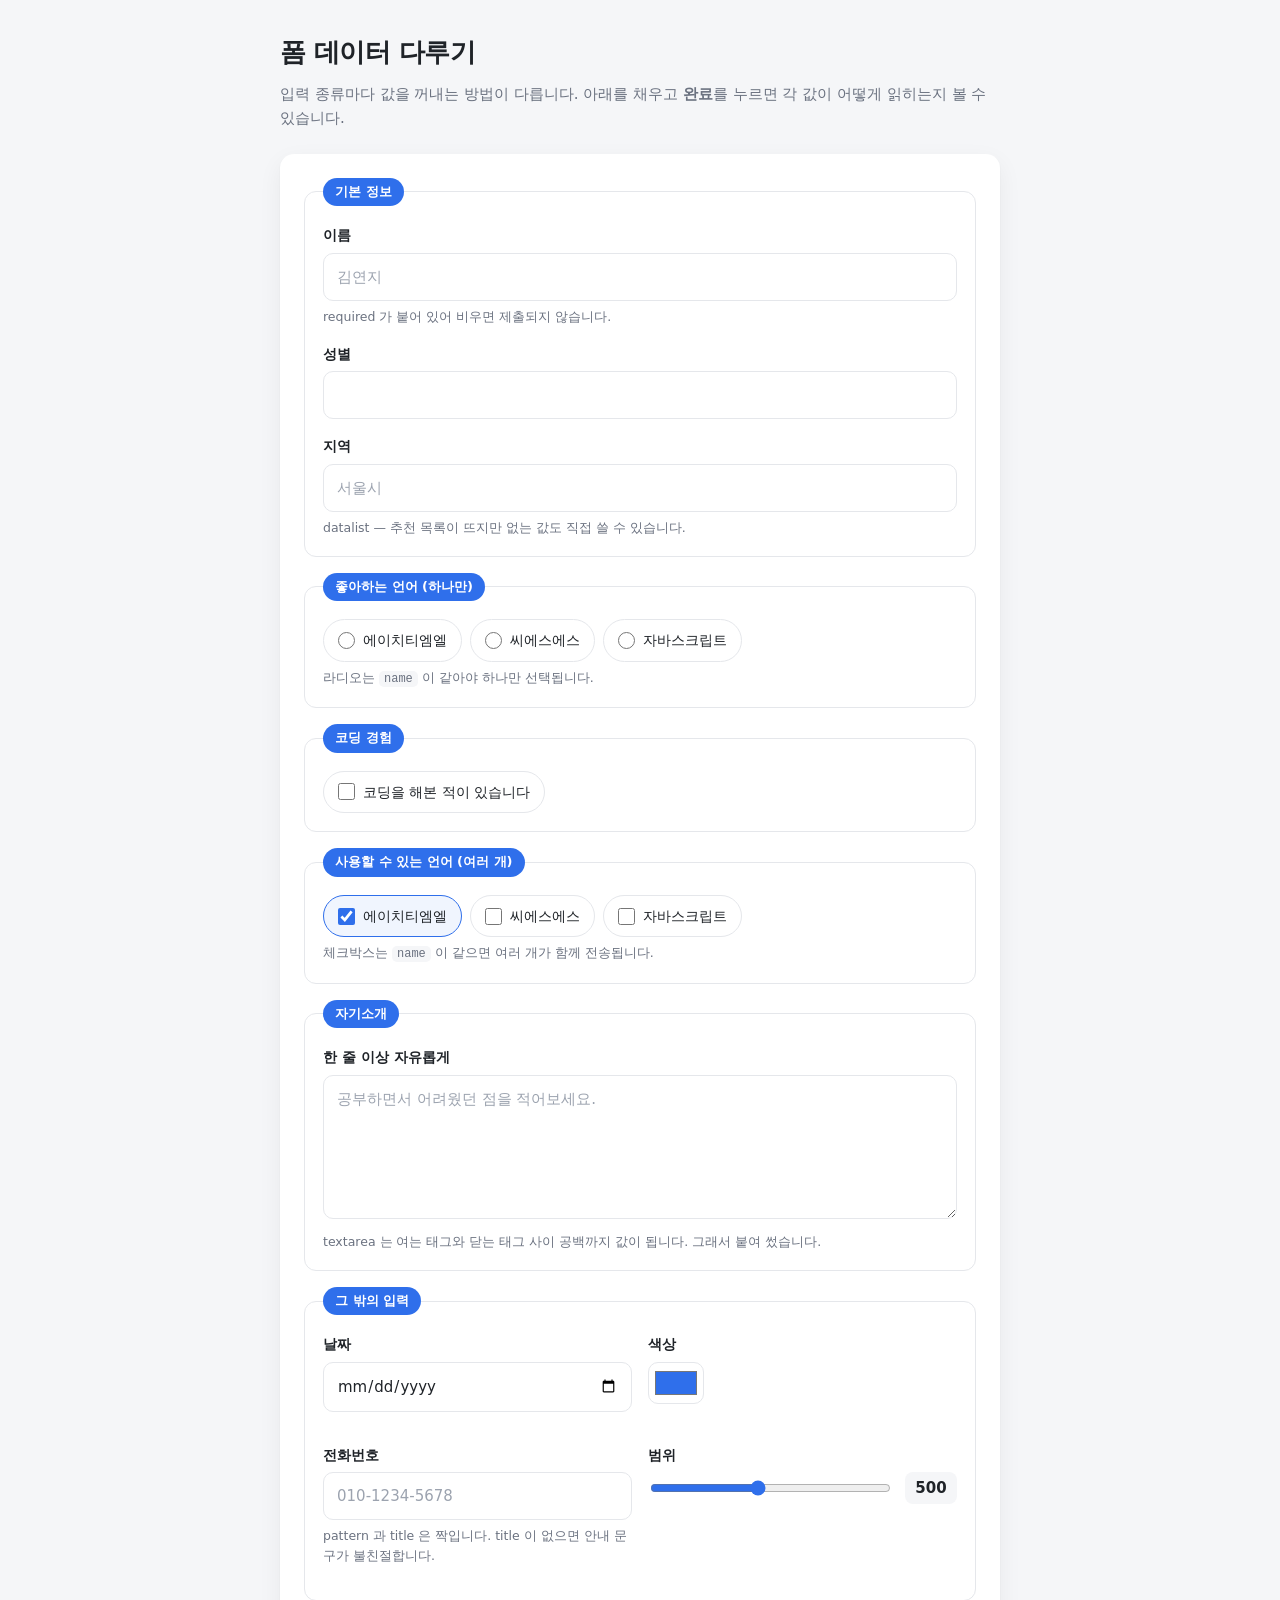
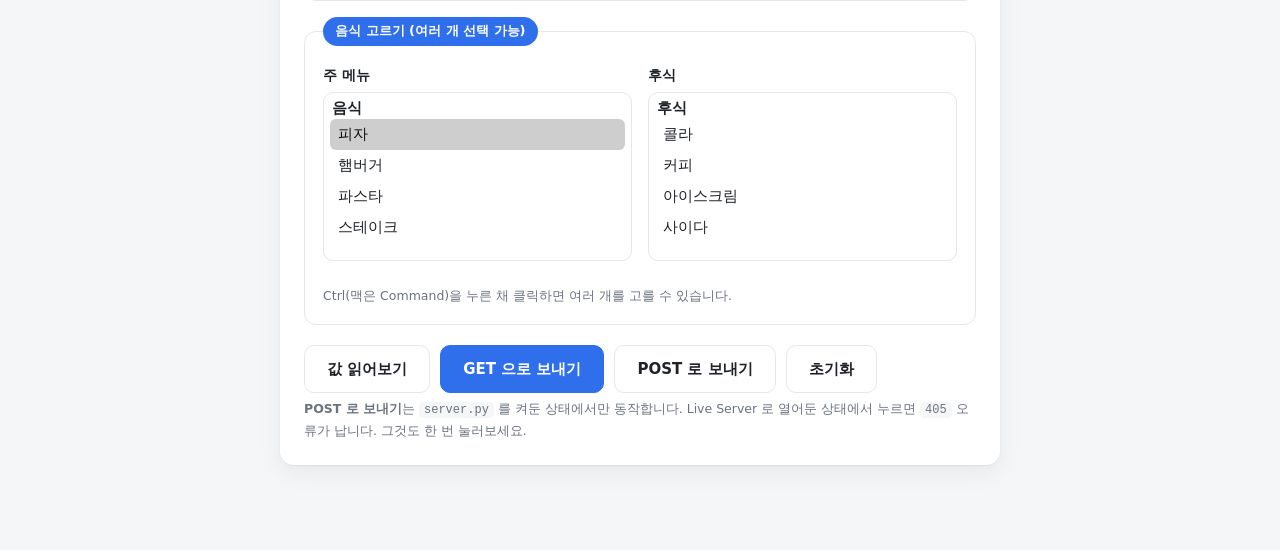
<file: 01-frontend/01_web/01_html/04_html_input/index.html>
<!DOCTYPE html>
<html lang="ko">
<head>
  <meta charset="utf-8">
  <meta name="viewport" content="width=device-width, initial-scale=1.0">
  <title>폼 데이터 다루기</title>
  <link rel="stylesheet" href="style.css">
</head>
<body>

<main class="page">

  <header class="page-head">
    <h1>폼 데이터 다루기</h1>
    <p class="lead">
      입력 종류마다 값을 꺼내는 방법이 다릅니다.
      아래를 채우고 <strong>완료</strong>를 누르면 각 값이 어떻게 읽히는지 볼 수 있습니다.
    </p>
  </header>

  <!-- 버튼마다 formmethod 로 전송 방법을 따로 정할 수 있습니다. -->
  <form id="my_form" class="card" action="result.html" method="get">

    <fieldset>
      <legend>기본 정보</legend>

      <div class="field">
        <label for="name">이름</label>
        <input type="text" id="name" name="name"
               placeholder="김연지"
               autocomplete="off" spellcheck="true" required>
        <p class="hint">required 가 붙어 있어 비우면 제출되지 않습니다.</p>
      </div>

      <div class="field">
        <label for="sex">성별</label>
        <input type="text" id="sex" name="sex" autocomplete="off">
      </div>

      <div class="field">
        <label for="town">지역</label>
        <input type="text" id="town" name="town"
               placeholder="서울시" list="town_list" autocomplete="off">
        <!-- datalist: 목록을 추천하지만 직접 입력도 됩니다. select 와 다른 점입니다. -->
        <datalist id="town_list">
          <option value="서울시"></option>
          <option value="부산시"></option>
          <option value="대구시"></option>
          <option value="인천시"></option>
          <option value="광주시"></option>
        </datalist>
        <p class="hint">datalist — 추천 목록이 뜨지만 없는 값도 직접 쓸 수 있습니다.</p>
      </div>
    </fieldset>

    <fieldset>
      <!-- 라디오·체크박스 묶음의 제목은 label 이 아니라 legend 로 답니다. -->
      <legend>좋아하는 언어 (하나만)</legend>
      <div class="choice-list">
        <label class="choice">
          <input type="radio" name="fav_language" value="HTML">
          <span>에이치티엠엘</span>
        </label>
        <label class="choice">
          <input type="radio" name="fav_language" value="CSS">
          <span>씨에스에스</span>
        </label>
        <label class="choice">
          <input type="radio" name="fav_language" value="JavaScript">
          <span>자바스크립트</span>
        </label>
      </div>
      <p class="hint">라디오는 <code>name</code> 이 같아야 하나만 선택됩니다.</p>
    </fieldset>

    <fieldset>
      <legend>코딩 경험</legend>
      <label class="choice">
        <input type="checkbox" id="coding" name="coding" value="1">
        <span>코딩을 해본 적이 있습니다</span>
      </label>
    </fieldset>

    <fieldset>
      <legend>사용할 수 있는 언어 (여러 개)</legend>
      <div class="choice-list">
        <label class="choice">
          <input type="checkbox" name="avail_language" value="HTML" checked>
          <span>에이치티엠엘</span>
        </label>
        <label class="choice">
          <input type="checkbox" name="avail_language" value="CSS">
          <span>씨에스에스</span>
        </label>
        <label class="choice">
          <input type="checkbox" name="avail_language" value="JavaScript">
          <span>자바스크립트</span>
        </label>
      </div>
      <p class="hint">체크박스는 <code>name</code> 이 같으면 여러 개가 함께 전송됩니다.</p>
    </fieldset>

    <fieldset>
      <legend>자기소개</legend>
      <div class="field">
        <label for="article">한 줄 이상 자유롭게</label>
        <textarea id="article" name="article" rows="5"
                  placeholder="공부하면서 어려웠던 점을 적어보세요."></textarea>
        <p class="hint">textarea 는 여는 태그와 닫는 태그 사이 공백까지 값이 됩니다. 그래서 붙여 썼습니다.</p>
      </div>
    </fieldset>

    <fieldset>
      <legend>그 밖의 입력</legend>

      <div class="grid">
        <div class="field">
          <label for="date">날짜</label>
          <input type="date" id="date" name="date">
        </div>

        <div class="field">
          <label for="color">색상</label>
          <input type="color" id="color" name="color" value="#2f6feb">
        </div>

        <div class="field">
          <label for="phone">전화번호</label>
          <input type="tel" id="phone" name="phone"
                 placeholder="010-1234-5678"
                 pattern="[0-9]{3}-[0-9]{4}-[0-9]{4}"
                 title="010-1234-5678 형식으로 입력하세요">
          <p class="hint">pattern 과 title 은 짝입니다. title 이 없으면 안내 문구가 불친절합니다.</p>
        </div>

        <div class="field">
          <label for="range">범위</label>
          <div class="range-row">
            <input type="range" id="range" name="range" min="100" max="1000" step="50" value="500">
            <!-- output: 계산·선택 결과를 보여주는 전용 태그 -->
            <output id="range_output" for="range">500</output>
          </div>
        </div>
      </div>
    </fieldset>

    <fieldset>
      <legend>음식 고르기 (여러 개 선택 가능)</legend>
      <div class="grid">
        <div class="field">
          <label for="food_main">주 메뉴</label>
          <!-- id 는 문서 안에서 겹치면 안 됩니다. name 도 나눠야 값이 섞이지 않습니다. -->
          <select id="food_main" name="food_main" multiple size="5">
            <optgroup label="음식">
              <option value="pizza" selected>피자</option>
              <option value="hamburger">햄버거</option>
              <option value="pasta">파스타</option>
              <option value="steak">스테이크</option>
            </optgroup>
          </select>
        </div>

        <div class="field">
          <label for="food_dessert">후식</label>
          <select id="food_dessert" name="food_dessert" multiple size="5">
            <optgroup label="후식">
              <option value="cola">콜라</option>
              <option value="coffee">커피</option>
              <option value="icecream">아이스크림</option>
              <option value="cider">사이다</option>
            </optgroup>
          </select>
        </div>
      </div>
      <p class="hint">Ctrl(맥은 Command)을 누른 채 클릭하면 여러 개를 고를 수 있습니다.</p>
    </fieldset>

    <div class="actions">
      <!-- 보내지 않고 값만 읽어봅니다 -->
      <button type="button" id="preview_btn" class="btn">값 읽어보기</button>

      <!-- formmethod / formaction 으로 버튼마다 전송 방법을 다르게 줄 수 있습니다 -->
      <button type="submit" class="btn btn-primary"
              formmethod="get" formaction="result.html">GET 으로 보내기</button>
      <button type="submit" class="btn btn-post"
              formmethod="post" formaction="result.html">POST 로 보내기</button>

      <button type="reset" class="btn">초기화</button>
    </div>
    <p class="hint">
      <strong>POST 로 보내기</strong>는 <code>server.py</code> 를 켜둔 상태에서만 동작합니다.
      Live Server 로 열어둔 상태에서 누르면 <code>405</code> 오류가 납니다. 그것도 한 번 눌러보세요.
    </p>

  </form>

  <section id="result_area" class="card result" hidden>
    <h2>읽어온 값</h2>
    <table id="result_table">
      <thead>
        <tr><th>항목</th><th>값</th></tr>
      </thead>
      <tbody></tbody>
    </table>

    <h3>보내면 어떻게 되나</h3>
    <div id="send_preview"></div>
    <p class="hint">
      같은 값인데 <strong>실리는 자리만</strong> 다릅니다.
      실제로 보내보려면 위의 <strong>GET / POST 로 보내기</strong> 버튼을 누르세요.
    </p>
  </section>

</main>

<script>
  const form = document.getElementById('my_form');
  const resultArea = document.getElementById('result_area');
  const resultBody = document.querySelector('#result_table tbody');
  const sendPreview = document.getElementById('send_preview');
  const previewBtn = document.getElementById('preview_btn');
  const rangeInput = document.getElementById('range');
  const rangeOutput = document.getElementById('range_output');

  // 범위 값을 움직일 때마다 옆에 숫자로 보여줍니다.
  rangeInput.addEventListener('input', function () {
    rangeOutput.textContent = rangeInput.value;
  });

  // 체크박스 묶음에서 체크된 값만 배열로 꺼냅니다.
  function getCheckedValues(group) {
    // 같은 name 의 체크박스가 하나뿐이면 목록이 아니라 요소 하나가 옵니다.
    const list = (group.length === undefined) ? [group] : Array.from(group);
    return list.filter(function (el) { return el.checked; })
               .map(function (el) { return el.value; });
  }

  // multiple select 에서 고른 항목의 화면 글자를 배열로 꺼냅니다.
  function getSelectedTexts(selectId) {
    const select = document.getElementById(selectId);
    return Array.from(select.selectedOptions).map(function (op) { return op.text; });
  }

  function orEmpty(value, emptyText) {
    return value === '' || value === undefined ? emptyText : value;
  }

  // '주소' / '본문' 처럼 이름표가 붙은 줄 하나를 만듭니다.
  function addSendRow(keyText, valueText, kind) {
    const row = document.createElement('div');
    row.className = 'send-row';

    const key = document.createElement('span');
    key.className = 'send-key send-key-' + kind;
    key.textContent = keyText;

    const box = document.createElement('pre');
    box.className = 'query';
    box.textContent = valueText;

    row.appendChild(key);
    row.appendChild(box);
    sendPreview.appendChild(row);
  }

  // GET 과 POST 를 나란히 놓고 비교합니다.
  function renderSendPreview() {
    // FormData 는 실제로 전송될 값만 담습니다.
    // 체크 안 한 체크박스·라디오는 아예 들어가지 않습니다.
    const query = new URLSearchParams(new FormData(form)).toString();

    sendPreview.innerHTML = '';
    addSendRow('GET 주소', 'result.html?' + query, 'get');
    addSendRow('POST 주소', 'result.html', 'post');
    addSendRow('POST 본문', query, 'post');
  }

  // '값 읽어보기' 는 보내지 않고 화면에서만 확인합니다.
  previewBtn.addEventListener('click', function () {
    // type="button" 이라 검사가 자동으로 돌지 않습니다. 직접 부릅니다.
    if (!form.reportValidity()) return;

    // form.elements 를 쓰면 input 인지 form 속성인지 헷갈릴 일이 없습니다.
    const f = form.elements;

    const rows = [
      ['이름',            f.name.value],
      ['성별',            orEmpty(f.sex.value, '(입력 안 함)')],
      ['지역',            orEmpty(f.town.value, '(입력 안 함)')],
      ['좋아하는 언어',    orEmpty(f.fav_language.value, '(선택 안 함)')],
      ['코딩 경험',        f.coding.checked ? '있음' : '없음'],
      ['사용 가능 언어',   orEmpty(getCheckedValues(f.avail_language).join(', '), '(없음)')],
      ['자기소개',         orEmpty(f.article.value.trim(), '(비어 있음)')],
      ['날짜',            orEmpty(f.date.value, '(선택 안 함)')],
      ['색상',            f.color.value],
      ['범위',            f.range.value],
      ['전화번호',        orEmpty(f.phone.value, '(입력 안 함)')],
      ['주 메뉴',         orEmpty(getSelectedTexts('food_main').join(', '), '(없음)')],
      ['후식',            orEmpty(getSelectedTexts('food_dessert').join(', '), '(없음)')]
    ];

    // 표를 다시 그립니다. (예전 코드처럼 계속 쌓이지 않습니다)
    resultBody.innerHTML = '';
    rows.forEach(function (row) {
      const tr = document.createElement('tr');
      const th = document.createElement('th');
      const td = document.createElement('td');
      th.textContent = row[0];
      td.textContent = row[1];
      tr.appendChild(th);
      tr.appendChild(td);
      resultBody.appendChild(tr);
    });

    // 같은 값이 GET / POST 에서 각각 어디에 실리는지 보여줍니다.
    renderSendPreview();

    resultArea.hidden = false;
    resultArea.scrollIntoView({ behavior: 'smooth', block: 'start' });
  });

  // 초기화를 누르면 결과도 같이 지웁니다.
  form.addEventListener('reset', function () {
    resultArea.hidden = true;
    setTimeout(function () { rangeOutput.textContent = rangeInput.value; }, 0);
  });
</script>

</body>
</html>
</file>
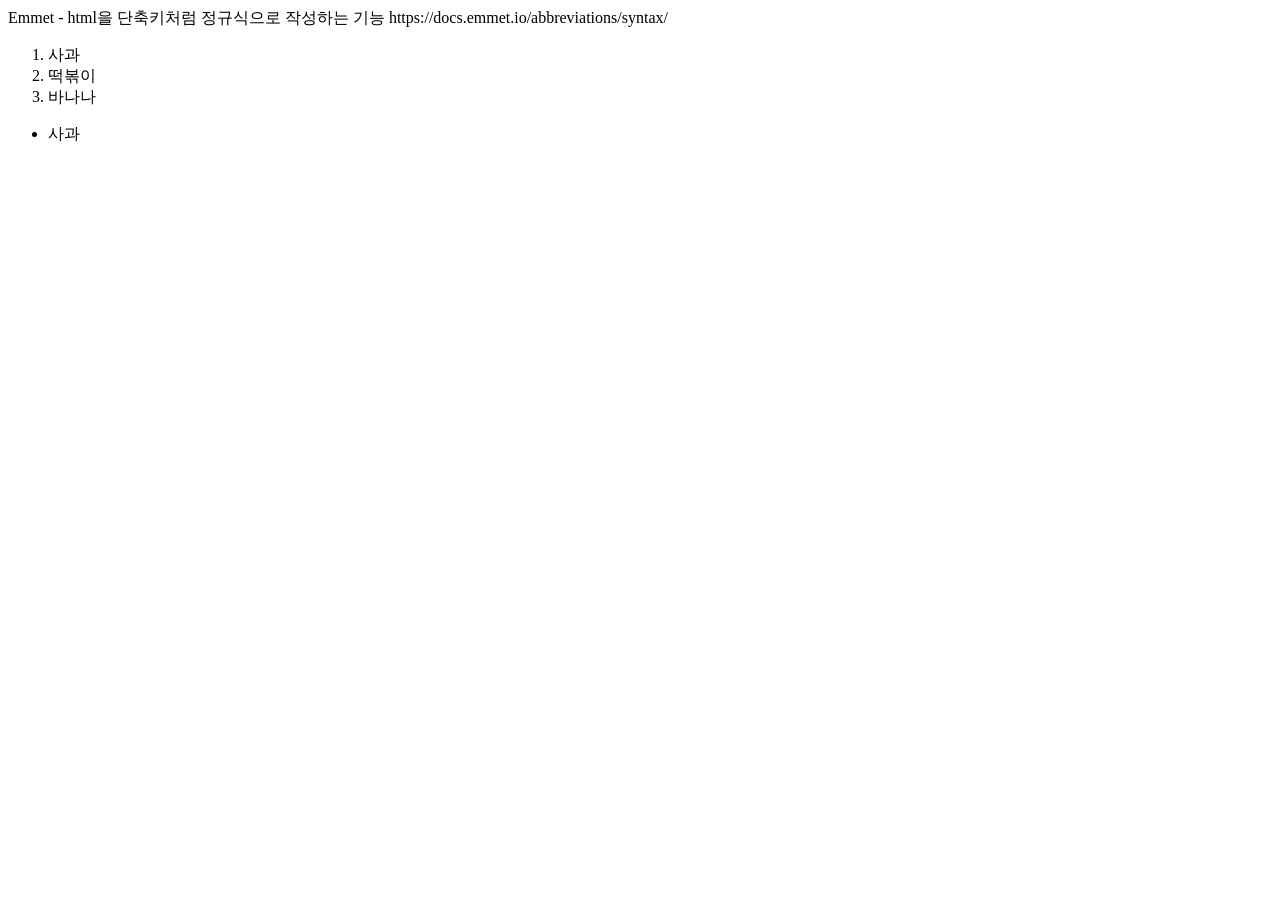
<file: 01-frontend/01_web/01_html/00_emmet.html>
<!DOCTYPE html>
<html lang="en">
<head>
    <meta charset="UTF-8">
    <meta name="viewport" content="width=device-width, initial-scale=1.0">
    <title>Document</title>
</head>
<body>
    
    Emmet - html을 단축키처럼 정규식으로 작성하는 기능
    https://docs.emmet.io/abbreviations/syntax/
    <!-- ol>li*3 -->

    <ol>
        <li>사과</li>
        <li>떡볶이</li>
        <li>바나나</li>
    </ol>
    <div>
        <ul>
            <li>사과</li>
        </ul>
    </div>

</body>
</html>
</file>
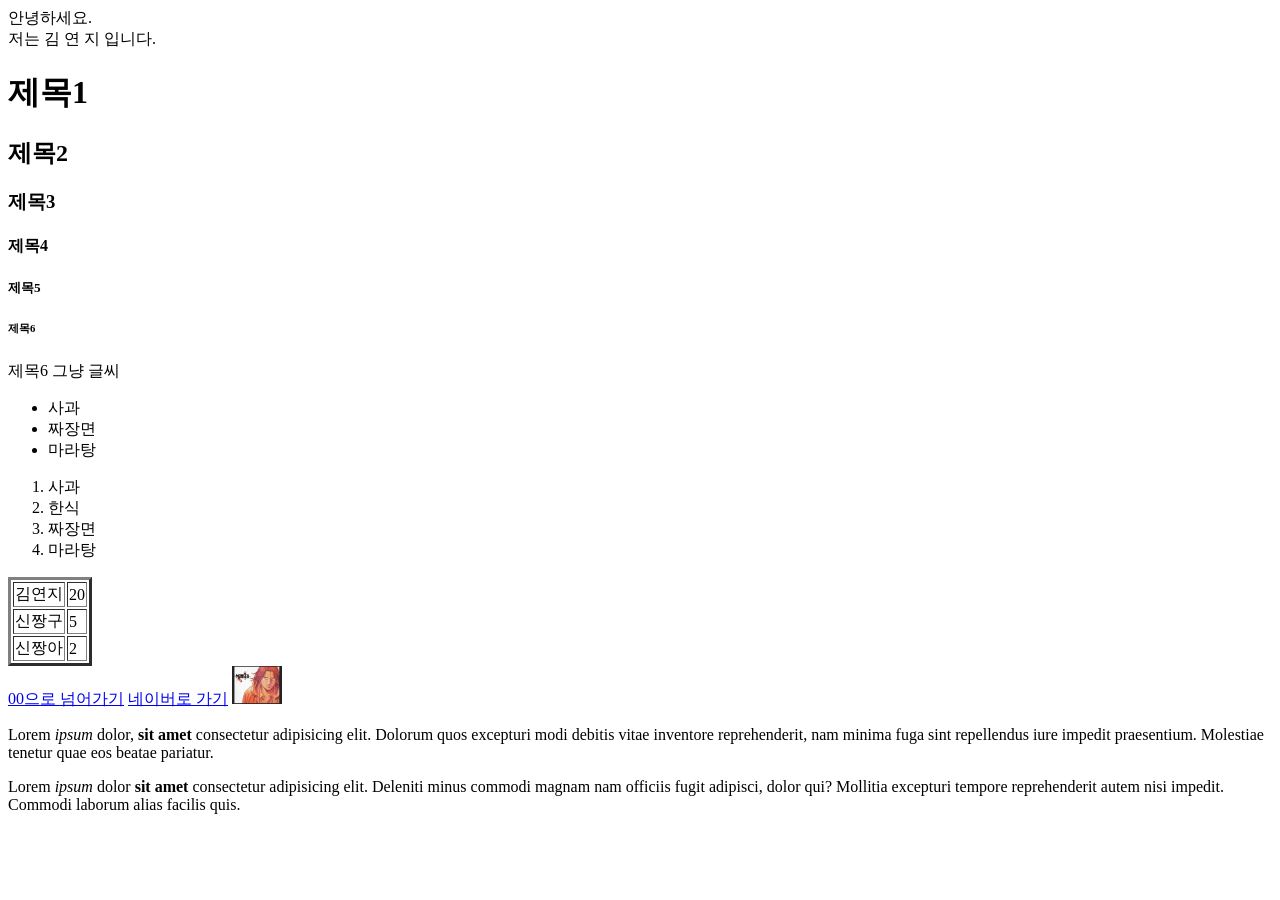
<file: 01-frontend/01_web/01_html/01_html기초.html>
<!DOCTYPE html>
<html lang="ko">
<head>
    <meta charset="UTF-8">
    <meta name="viewport" content="width=device-width, initial-scale=1.0">
    <title>HTML 연습</title>
</head>
<body>
    안녕하세요.<br />
    저는
    김
    연
    지
    입니다.

    <!-- 주석은 눈에 보이지 않습니다. -->
    <!-- 들여쓰기 SHIFT+ TAB 누르시면 하나 앞으로 끌어오고,
        TAB 누르시면 하나 밀려납니다.-->
    <h1>제목1</h1>
    <h2>제목2</h2>
    <h3>제목3</h3>
    <h4>제목4</h4>
    <h5>제목5</h5>
    <h6>제목6</h6>
    <!-- 에러가 있어도 그냥 무시합니다. -->
    <h7>제목6</h7>
    그냥 글씨

    <!-- 리스트: 부모 / 자식 태그를 함께 사용
        Unordered / Ordered -->
    <ul>
        <li>사과</li>
        <li>짜장면</li>
        <li>마라탕</li>
    </ul>

    <ol>
        <li>사과</li>
        <li>한식</li>
        <li>짜장면</li>
        <li>마라탕</li>
    </ol>

    <!-- 표 -->
     <table border="3">
        <!-- 행 -->
        <tr> <!-- table row (행) -->
            <td> <!-- table data (칸) -->
                김연지
            </td>
            <td>
                20
            </td>
        </tr>
         <tr>
            <td> <!-- table data (칸) -->
                신짱구
            </td>
            <td>
                5
            </td>
         </tr>  
          <tr>
            <td> <!-- table data (칸) -->
                신짱아
            </td>
            <td>
                2
            </td>
          </tr>
        </table>

    <!-- a (anchor) 태그를 사용해서 다른 문서와 연결을 해줍니다. -->
    <!-- 태그에 특정한 기능을 부여하기 위해 속성(attribute)을 함께 사용하기도 합니다. -->
    <a href="00_emmet.html">00으로 넘어가기</a>

    <!-- 네이버로 가기 라는 내용에 naver.com 을 연결해보세요. -->
    <a href="https://www.naver.com/" target="_blank">네이버로 가기</a>

    <!-- 이미지는 어떻게 첨부할까요  
     개발은 로컬에서 하지만 서버는 현재 프로젝트부터 올리기 때문에
     경로는 상대경로로, 현재 파일 기준으로 해당 파일이 어디 있는지,
     윈도우는 \(역슬래시), 웹은 /(슬래시) 으로 경로를 구분합니다.
     -->
    
    <!-- <img src="./data/jjanggu.png"> -->
    <!-- <img src="data/jjanggu.png">   -->
    <!-- <img src="../03_js/jjanggu.png"> -->

    <!-- data/monster.png 를 넣어주세요.
      이미지가 크니까 mdn에서 이미지 크기 줄이는 속성을 
      찾아서 적당히 줄여보세요.
      해당 줄에 Ctrl + / (슬래시) 누르시면 주석이 매겨집니다. -->
    <img src="./data/monster.png" width=50 /> <br />

    <!-- p : paragraph 로 문단을 구분합니다. -->
    <!-- b: 화면에 진하게 보이기, strong: 의미상도 함께 강조하기 -->
    <!-- 웹 접근성을 고려한 태그들을 활용하시는 걸 권장합니다. -->
    <p>Lorem <i>ipsum</i> dolor, <strong>sit amet</strong> consectetur adipisicing elit. Dolorum quos excepturi modi debitis vitae inventore reprehenderit, nam minima fuga sint repellendus iure impedit praesentium. Molestiae tenetur quae eos beatae pariatur.</p>
    <p>Lorem <em>ipsum</em> dolor <b>sit amet</b> consectetur adipisicing elit. Deleniti minus commodi magnam nam officiis fugit adipisci, dolor qui? Mollitia excepturi tempore reprehenderit autem nisi impedit. Commodi laborum alias facilis quis.</p>

    <!-- 정보 전달을 잘 해서 검색어 우선 순위에 걸리는 걸 목적으로 주는 경우도 많습니다. -->
</body>
</html>
</file>
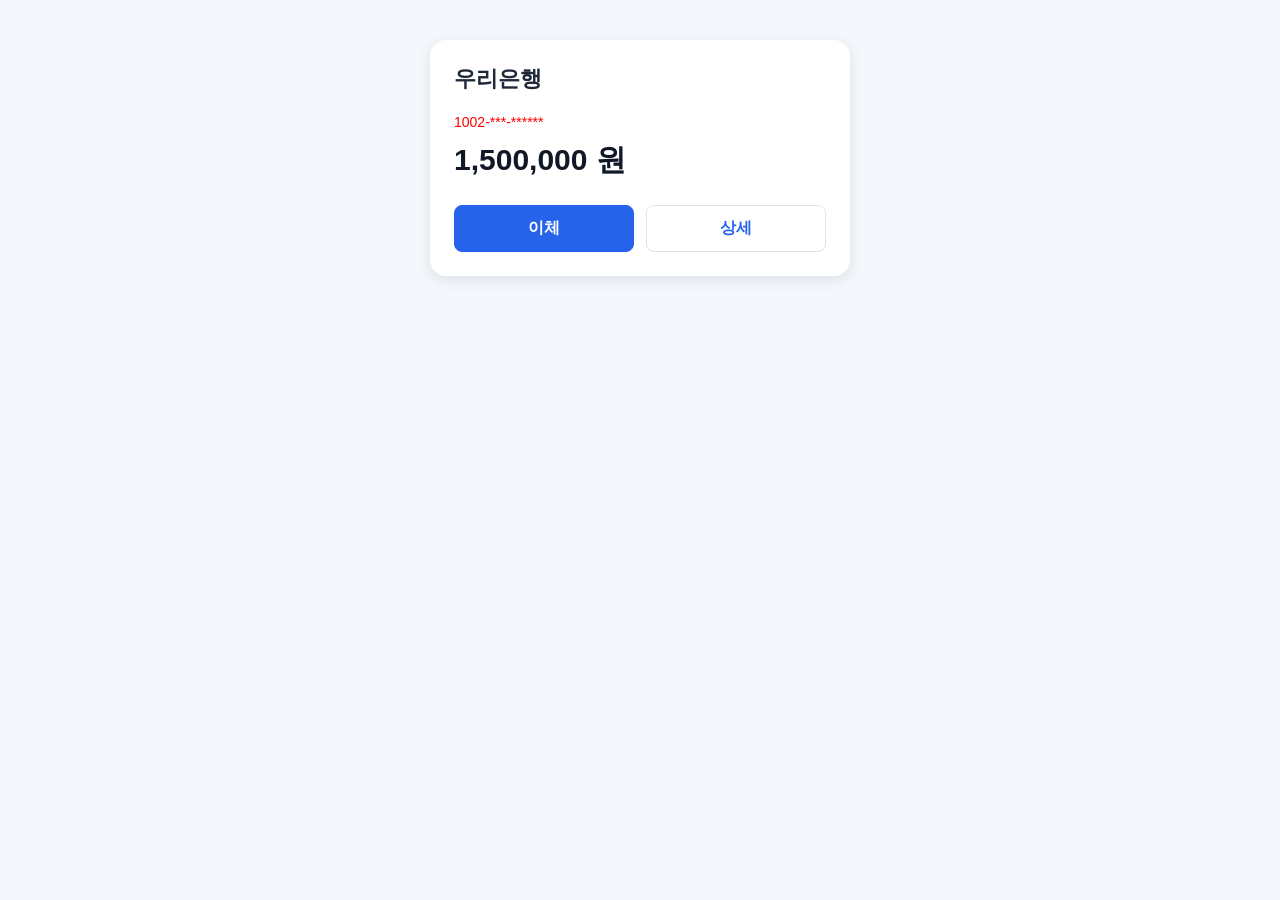
<file: 01-frontend/01_web/01_html/02_html기초.html>
<!DOCTYPE html>
<html lang="en">
<head>
    <meta charset="UTF-8">
    <meta name="viewport" content="width=device-width, initial-scale=1.0">
    <link rel="stylesheet" href="02_html기초.css">
    <title>Document</title>
</head>
<body>
    <article>
    <header>
        <h2>우리은행</h2>
    </header>

    <section>
        <p style="color: red;">1002-***-******</p>
        <p><strong>1,500,000 원</strong></p>
    </section>

    <footer>
        <button type="button">이체</button>
        <button type="button">상세</button>
    </footer>
    </article>
</body>
</html>
</file>
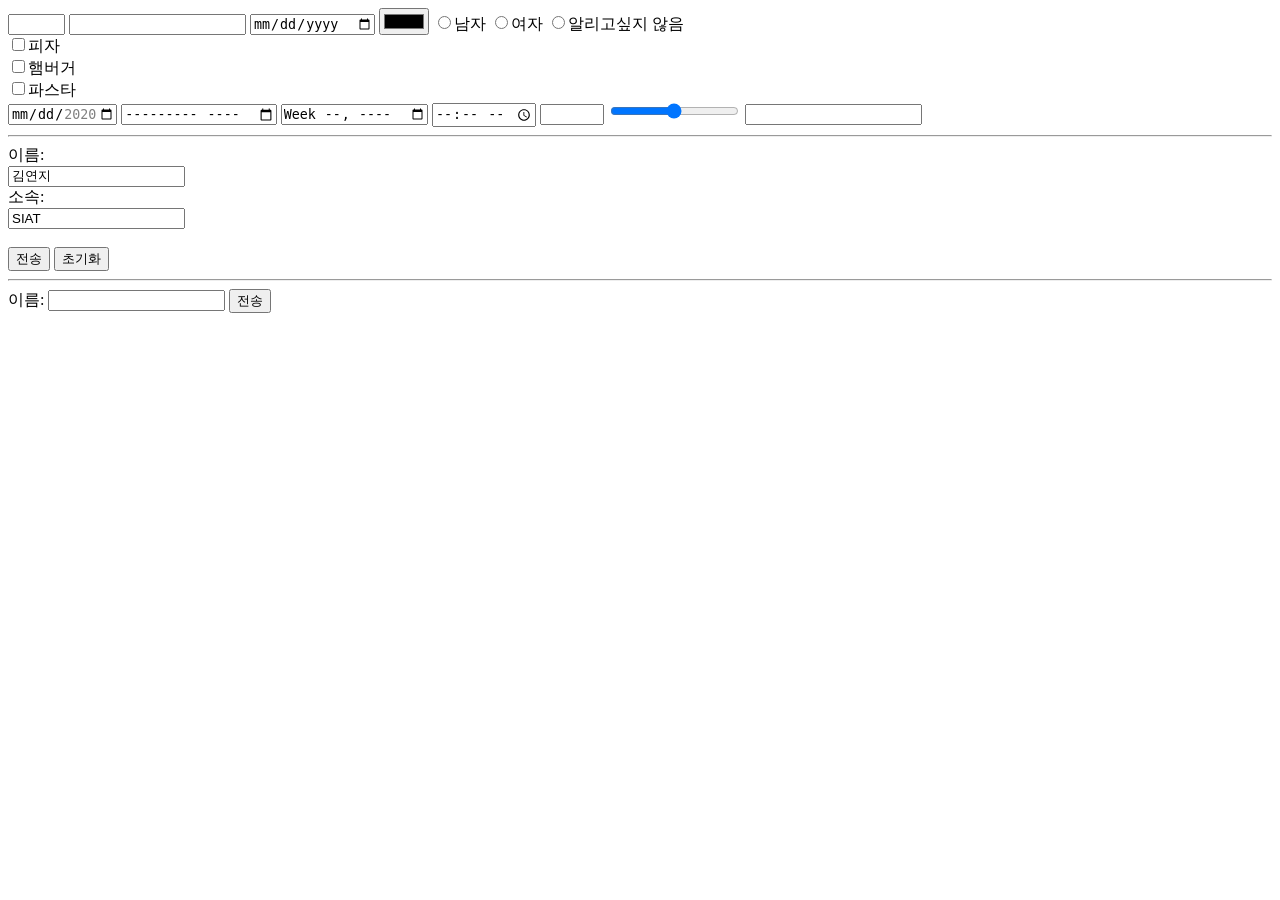
<file: 01-frontend/01_web/01_html/03_html_input.html>
<!DOCTYPE html>
<html lang="ko">
<head>
    <meta charset="UTF-8">
    <meta name="viewport" content="width=device-width, initial-scale=1.0">
    <title>Document</title>
</head>
<body>
    <!-- shift + alt  + 화살표-->
    <input type="text" size="5" name="text">
    <input type="password" name="password" required>
    <input type="date" name="date">
    <input type="color">

    <!-- 여러개 중 하나만 선택시킬 때 -->
     <!-- name으로 묶어서 단위를 만들고, value -->
    <!-- value 에는 실제로 백엔드/js에서 사용할 값을 씁니다. 영어로,띄어쓰기없이 작성-->
    <input type="radio" name="gender" value="male">남자
    <input type="radio" name="gender" value="female">여자
    <input type="radio" name="gender" value="none">알리고싶지 않음
    <br />

    <input type="checkbox" name="food" value="pizza">피자<br>
    <input type="checkbox" name="food" value="hamburger">햄버거<br>
    <input type="checkbox" name="food" value="pasta">파스타<br>

    <input type="date" name="date" min="2020-01-01" max="2020-12-31">

    <input type="month" id="month" name="month">

    <input type="week" id="week" name="week">

    <input type="time" id="time" name="time">

    <input type="number" name="num" min="0" max="1000">

    <input type="range" name="point" min="0" max="100">

    <input type="tel" id="phone" name="phone" pattern="[0-9]{3}-[0-9]{4}-[0-9]{4}">

<hr>
<!-- form 의 submit은 폼을 통째로 전달하는 역할 -->
<!-- form 의 reset은 폼을 통째로 초기화하는 역할 -->
<!-- 쿼리스트링: ? 뒤에 키=값 & 키=값 
                ?name=김연지&affiliation=FIS-WONIT-->
<form>
  <label for="name">이름:</label><br>
  <input type="text" id="name" name="name" value="김연지"><br>
  <label for="affiliation">소속:</label><br>
  <input type="text" id="affiliation" name="affiliation" value="SIAT"><br><br>
  <input type="submit" value="전송"> <!-- value를 지워보고 바꿔보기 -->
  <input type="reset" value="초기화">
</form>
<hr>

<form id="inputForm">
    <label>이름:</label>
    <input type="text" name="userName">
    <input type="submit" value="전송">
</form>


  <p id="result"></p>

  <script>
    const form = document.querySelector('#inputForm');
    const result = document.querySelector('#result');

    form.addEventListener('submit', function (event) {
      event.preventDefault();

      const input = form.elements.namedItem('userName');
      result.textContent = `입력한 이름: ${input.value}`;
    });
  </script>

</body>
</html>
</file>
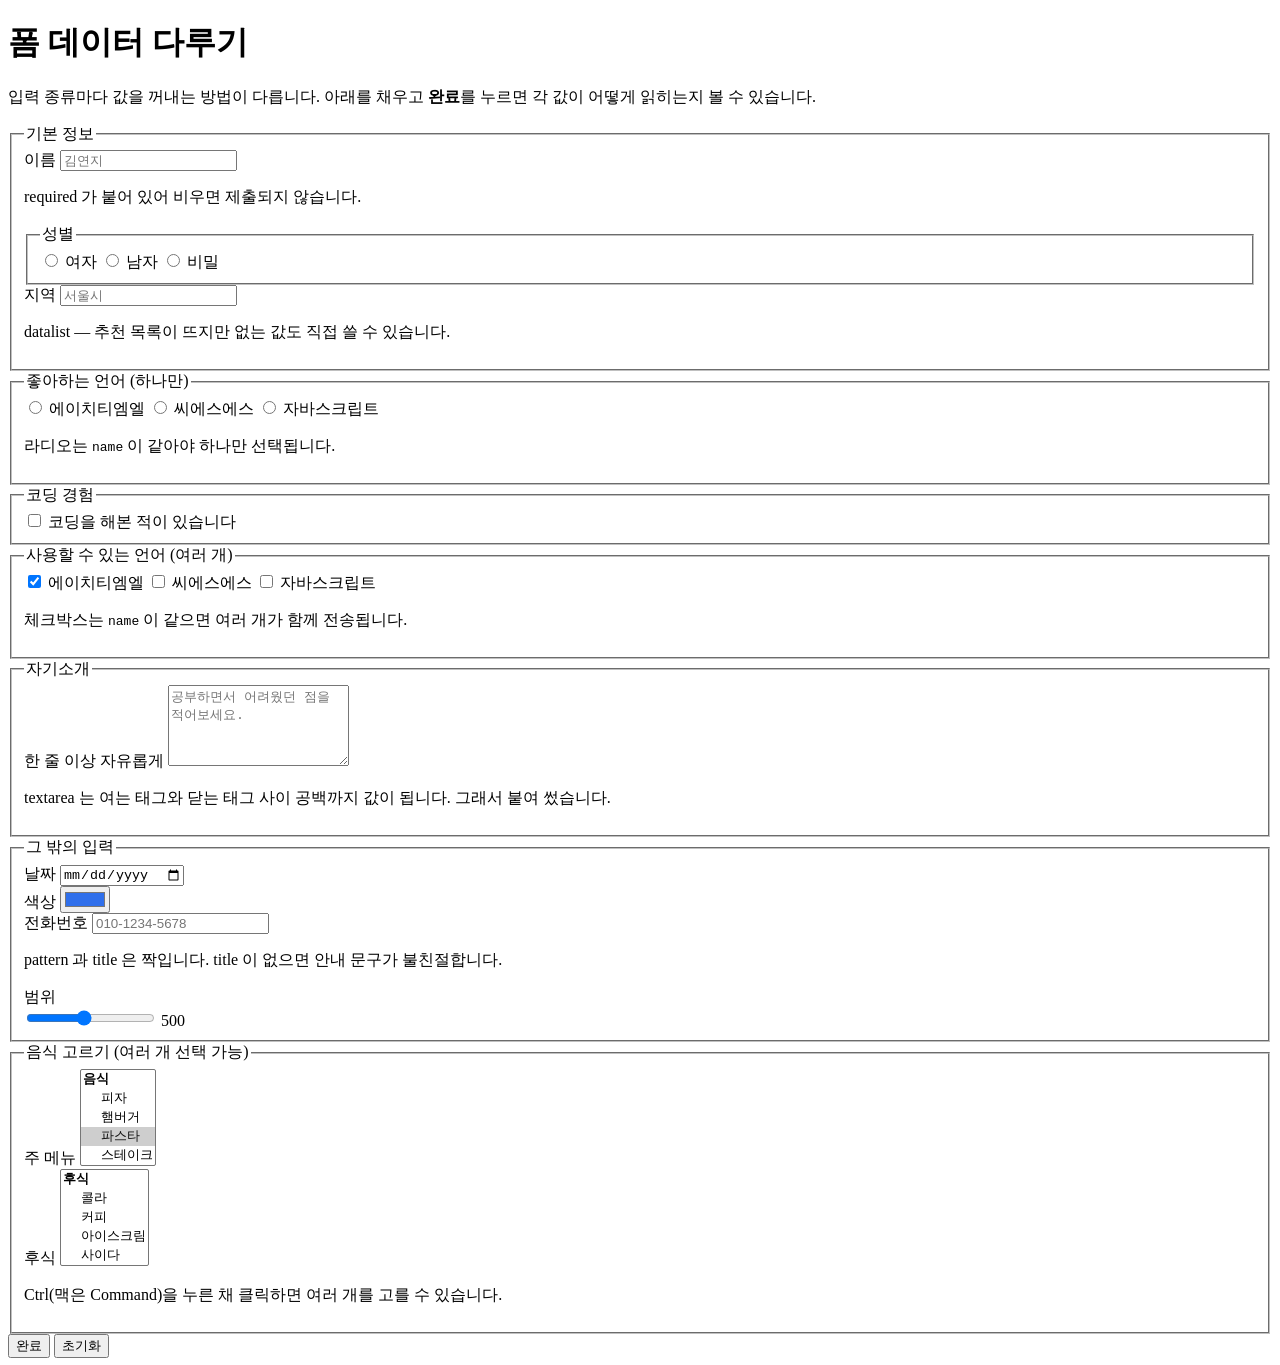
<file: 01-frontend/01_web/01_html/04_html_input2.html>
<!DOCTYPE html>
<html lang="ko">
<head>
  <meta charset="utf-8">
  <meta name="viewport" content="width=device-width, initial-scale=1.0">
  <title>폼 데이터 다루기</title>
  <!-- <link rel="stylesheet" href="style.css"> -->
</head>
<body>

<main class="page">

  <header class="page-head">
    <h1>폼 데이터 다루기</h1>
    <p class="lead">
      입력 종류마다 값을 꺼내는 방법이 다릅니다.
      아래를 채우고 <strong>완료</strong>를 누르면 각 값이 어떻게 읽히는지 볼 수 있습니다.
    </p>
  </header>

  <!-- method 를 get / post 로 바꿔가며 제출해 보세요. 아래 '전송 미리보기'가 달라집니다. -->
  <form id="my_form" class="card" method="get">

    <fieldset>
      <legend>기본 정보</legend>

      <div class="field">
        <label for="name">이름</label>
        <input type="text" id="name" name="name"
               placeholder="김연지"
               autocomplete="off" spellcheck="true" required>
        <p class="hint">required 가 붙어 있어 비우면 제출되지 않습니다.</p>
      </div>

      <div class="field">
        <fieldset>
          <legend>성별</legend>

          <label class="choice">
            <input type="radio" name="sex" value="F" required>
            <span>여자</span>
          </label>

          <label class="choice">
            <input type="radio" name="sex" value="M">
            <span>남자</span>
          </label>

          <label class="choice">
            <input type="radio" name="sex" value="S">
            <span>비밀</span>
          </label>
        </fieldset>
      </div>

      <div class="field">
        <label for="town">지역</label>
        <input type="text" id="town" name="town"
               placeholder="서울시" list="town_list" autocomplete="off">
        <!-- datalist: 목록을 추천하지만 직접 입력도 됩니다. select 와 다른 점입니다. -->
        <datalist id="town_list">
          <option value="서울시"></option>
          <option value="부산시"></option>
          <option value="대구시"></option>
          <option value="인천시"></option>
          <option value="광주시"></option>
        </datalist>
        <p class="hint">datalist — 추천 목록이 뜨지만 없는 값도 직접 쓸 수 있습니다.</p>
      </div>
    </fieldset>

    <fieldset>
      <!-- 라디오·체크박스 묶음의 제목은 label 이 아니라 legend 로 답니다. -->
      <legend>좋아하는 언어 (하나만)</legend>
      <div class="choice-list">
        <label class="choice">
          <input type="radio" name="fav_language" value="HTML">
          <span>에이치티엠엘</span>
        </label>
        <label class="choice">
          <input type="radio" name="fav_language" value="CSS">
          <span>씨에스에스</span>
        </label>
        <label class="choice">
          <input type="radio" name="fav_language" value="JavaScript">
          <span>자바스크립트</span>
        </label>
      </div>
      <p class="hint">라디오는 <code>name</code> 이 같아야 하나만 선택됩니다.</p>
    </fieldset>

    <fieldset>
      <legend>코딩 경험</legend>
      <label class="choice">
        <input type="checkbox" id="coding" name="coding" value="1">
        <span>코딩을 해본 적이 있습니다</span>
      </label>
    </fieldset>

    <fieldset>
      <legend>사용할 수 있는 언어 (여러 개)</legend>
      <div class="choice-list">
        <label class="choice">
          <input type="checkbox" name="avail_language" value="HTML" checked>
          <span>에이치티엠엘</span>
        </label>
        <label class="choice">
          <input type="checkbox" name="avail_language" value="CSS">
          <span>씨에스에스</span>
        </label>
        <label class="choice">
          <input type="checkbox" name="avail_language" value="JavaScript">
          <span>자바스크립트</span>
        </label>
      </div>
      <p class="hint">체크박스는 <code>name</code> 이 같으면 여러 개가 함께 전송됩니다.</p>
    </fieldset>

    <fieldset>
      <legend>자기소개</legend>
      <div class="field">
        <label for="article">한 줄 이상 자유롭게</label>
        <textarea id="article" name="article" rows="5"
                  placeholder="공부하면서 어려웠던 점을 적어보세요."></textarea>
        <p class="hint">textarea 는 여는 태그와 닫는 태그 사이 공백까지 값이 됩니다. 그래서 붙여 썼습니다.</p>
      </div>
    </fieldset>

    <fieldset>
      <legend>그 밖의 입력</legend>

      <div class="grid">
        <div class="field">
          <label for="date">날짜</label>
          <input type="date" id="date" name="date">
        </div>

        <div class="field">
          <label for="color">색상</label>
          <input type="color" id="color" name="color" value="#2f6feb">
        </div>

        <div class="field">
          <label for="phone">전화번호</label>
          <input type="tel" id="phone" name="phone"
                 placeholder="010-1234-5678"
                 pattern="[0-9]{3}-[0-9]{4}-[0-9]{4}"
                 title="010-1234-5678 형식으로 입력하세요">
          <p class="hint">pattern 과 title 은 짝입니다. title 이 없으면 안내 문구가 불친절합니다.</p>
        </div>

        <div class="field">
          <label for="range">범위</label>
          <div class="range-row">
            <input type="range" id="range" name="range" min="100" max="1000" step="50" value="500">
            <!-- output: 계산·선택 결과를 보여주는 전용 태그 -->
            <output id="range_output" for="range">500</output>
          </div>
        </div>
      </div>
    </fieldset>

    <fieldset>
      <legend>음식 고르기 (여러 개 선택 가능)</legend>
      <div class="grid">
        <div class="field">
          <label for="food_main">주 메뉴</label>
          <!-- id 는 문서 안에서 겹치면 안 됩니다. name 도 나눠야 값이 섞이지 않습니다. -->
          <select id="food_main" name="food_main" multiple size="5">
            <optgroup label="음식">
              <option value="pizza">피자</option>
              <option value="hamburger">햄버거</option>
              <option value="pasta" selected>파스타</option>
              <option value="steak">스테이크</option>
            </optgroup>
          </select>
        </div>

        <div class="field">
          <label for="food_dessert">후식</label>
          <select id="food_dessert" name="food_dessert" multiple size="5">
            <optgroup label="후식">
              <option value="cola">콜라</option>
              <option value="coffee">커피</option>
              <option value="icecream">아이스크림</option>
              <option value="cider">사이다</option>
            </optgroup>
          </select>
        </div>
      </div>
      <p class="hint">Ctrl(맥은 Command)을 누른 채 클릭하면 여러 개를 고를 수 있습니다.</p>
    </fieldset>

    <div class="actions">
      <button type="submit" class="btn btn-primary">완료</button>
      <button type="reset" class="btn">초기화</button>
    </div>

  </form>

  <section id="result_area" class="card result" hidden>
    <h2>읽어온 값</h2>
    <table id="result_table">
      <thead>
        <tr><th>항목</th><th>값</th></tr>
      </thead>
      <tbody></tbody>
    </table>

    <h3>전송 미리보기 <span id="method_badge" class="badge">GET</span></h3>
    <div id="send_preview"></div>
    <p class="hint" id="send_note"></p>
    <p class="hint">
      이 화면은 <code>preventDefault()</code> 로 전송을 막아둔 <strong>미리보기</strong>입니다.
      실제로 서버에 보내지지는 않습니다.
      form 태그의 <code>method</code> 를 바꾸고 다시 눌러보세요.
    </p>
  </section>

</main>

<script>
  const form = document.getElementById('my_form');
  const resultArea = document.getElementById('result_area');
  const resultBody = document.querySelector('#result_table tbody');
  const methodBadge = document.getElementById('method_badge');
  const sendPreview = document.getElementById('send_preview');
  const sendNote = document.getElementById('send_note');
  const rangeInput = document.getElementById('range');
  const rangeOutput = document.getElementById('range_output');

  // 범위 값을 움직일 때마다 옆에 숫자로 보여줍니다.
  rangeInput.addEventListener('input', function () {
    rangeOutput.textContent = rangeInput.value;
  });

  // 체크박스 묶음에서 체크된 값만 배열로 꺼냅니다.
  function getCheckedValues(group) {
    // 같은 name 의 체크박스가 하나뿐이면 목록이 아니라 요소 하나가 옵니다.
    const list = (group.length === undefined) ? [group] : Array.from(group);
    return list.filter(function (el) { return el.checked; })
               .map(function (el) { return el.value; });
  }

  // multiple select 에서 고른 항목의 화면 글자를 배열로 꺼냅니다.
  function getSelectedTexts(selectId) {
    const select = document.getElementById(selectId);
    return Array.from(select.selectedOptions).map(function (op) { return op.text; });
  }

  function orEmpty(value, emptyText) {
    return value === '' || value === undefined ? emptyText : value;
  }

  // '주소' / '본문' 처럼 이름표가 붙은 줄 하나를 만듭니다.
  function addSendRow(keyText, valueText) {
    const row = document.createElement('div');
    row.className = 'send-row';

    const key = document.createElement('span');
    key.className = 'send-key';
    key.textContent = keyText;

    const box = document.createElement('pre');
    box.className = 'query';
    box.textContent = valueText;

    row.appendChild(key);
    row.appendChild(box);
    sendPreview.appendChild(row);
  }

  // method 에 따라 값이 '어디에' 실리는지가 달라집니다.
  function renderSendPreview() {
    // getAttribute 로 읽습니다. method 를 안 적으면 기본값은 get 입니다.
    const method = (form.getAttribute('method') || 'get').toUpperCase();

    // FormData 는 실제로 전송될 값만 담습니다.
    // 체크 안 한 체크박스·라디오는 아예 들어가지 않습니다.
    const query = new URLSearchParams(new FormData(form)).toString();
    const page = location.pathname.split('/').pop() || 'index.html';

    methodBadge.textContent = method;
    methodBadge.className = 'badge badge-' + method.toLowerCase();

    sendPreview.innerHTML = '';

    if (method === 'GET') {
      addSendRow('주소', page + '?' + query);
      sendNote.textContent =
        '값이 주소에 그대로 붙습니다. 주소창, 방문 기록, 서버 접속 로그에 모두 남습니다. ' +
        '그래서 비밀번호를 get 으로 보내면 안 됩니다.';
    } else {
      addSendRow('주소', page);
      addSendRow('본문(body)', query);
      sendNote.textContent =
        '주소에는 아무것도 안 붙습니다. 값은 본문에 담겨 갑니다. ' +
        '개발자도구 Network 탭에서만 볼 수 있습니다. (숨겨질 뿐, 암호화되는 것은 아닙니다)';
    }
  }

  form.addEventListener('submit', function (event) {
    // 제출로 인한 새로고침을 막습니다. (예전 방식인 return false 와 같은 역할)
    event.preventDefault();

    // form.elements 를 쓰면 input 인지 form 속성인지 헷갈릴 일이 없습니다.
    const f = form.elements;

    const rows = [
      ['이름',            f.name.value],
      ['성별',            orEmpty(f.sex.value, '(입력 안 함)')],
      ['지역',            orEmpty(f.town.value, '(입력 안 함)')],
      ['좋아하는 언어',    orEmpty(f.fav_language.value, '(선택 안 함)')],
      ['코딩 경험',        f.coding.checked ? '있음' : '없음'],
      ['사용 가능 언어',   orEmpty(getCheckedValues(f.avail_language).join(', '), '(없음)')],
      ['자기소개',         orEmpty(f.article.value.trim(), '(비어 있음)')],
      ['날짜',            orEmpty(f.date.value, '(선택 안 함)')],
      ['색상',            f.color.value],
      ['범위',            f.range.value],
      ['전화번호',        orEmpty(f.phone.value, '(입력 안 함)')],
      ['주 메뉴',         orEmpty(getSelectedTexts('food_main').join(', '), '(없음)')],
      ['후식',            orEmpty(getSelectedTexts('food_dessert').join(', '), '(없음)')]
    ];

    // 표를 다시 그립니다. (예전 코드처럼 계속 쌓이지 않습니다)
    resultBody.innerHTML = '';
    rows.forEach(function (row) {
      const tr = document.createElement('tr');
      const th = document.createElement('th');
      const td = document.createElement('td');
      th.textContent = row[0];
      td.textContent = row[1];
      tr.appendChild(th);
      tr.appendChild(td);
      resultBody.appendChild(tr);
    });

    // method 를 읽어서, 값이 주소에 붙는지 본문에 담기는지 보여줍니다.
    renderSendPreview();

    resultArea.hidden = false;
    resultArea.scrollIntoView({ behavior: 'smooth', block: 'start' });
  });

  // 초기화를 누르면 결과도 같이 지웁니다.
  form.addEventListener('reset', function () {
    resultArea.hidden = true;
    setTimeout(function () { rangeOutput.textContent = rangeInput.value; }, 0);
  });
</script>

</body>
</html>
</file>
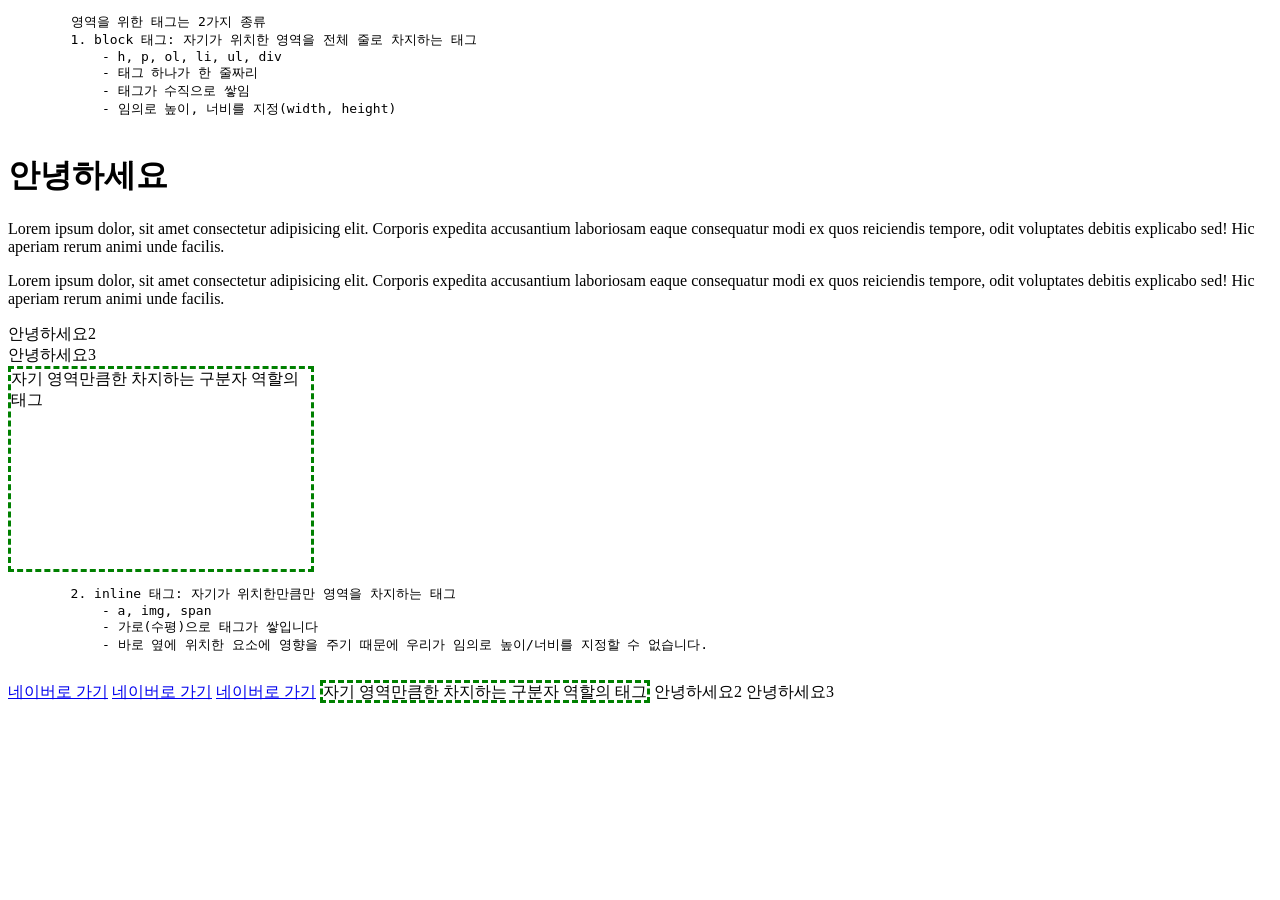
<file: 01-frontend/01_web/01_html/05_html_layout.html>
<!DOCTYPE html>
<html lang="en">
<head>
    <meta charset="UTF-8">
    <meta name="viewport" content="width=device-width, initial-scale=1.0">
    <title>Document</title>
</head>
<body>
    <pre>
        영역을 위한 태그는 2가지 종류
        1. block 태그: 자기가 위치한 영역을 전체 줄로 차지하는 태그 
            - h, p, ol, li, ul, div
            - 태그 하나가 한 줄짜리
            - 태그가 수직으로 쌓임
            - 임의로 높이, 너비를 지정(width, height)
    </pre>
    <h1>안녕하세요</h1>
    <p>Lorem ipsum dolor, sit amet consectetur adipisicing elit. Corporis expedita accusantium laboriosam eaque consequatur modi ex quos reiciendis tempore, odit voluptates debitis explicabo sed! Hic aperiam rerum animi unde facilis.</p>
    <p>Lorem ipsum dolor, sit amet consectetur adipisicing elit. Corporis expedita accusantium laboriosam eaque consequatur modi ex quos reiciendis tempore, odit voluptates debitis explicabo sed! Hic aperiam rerum animi unde facilis.</p>

    <div>안녕하세요2</div>
    <div>안녕하세요3</div>

    <div  style="width: 300px; height: 200px; border: green dashed;">자기 영역만큼한 차지하는 구분자 역할의 태그</div>
    
    <pre>
        2. inline 태그: 자기가 위치한만큼만 영역을 차지하는 태그
            - a, img, span
            - 가로(수평)으로 태그가 쌓입니다
            - 바로 옆에 위치한 요소에 영향을 주기 때문에 우리가 임의로 높이/너비를 지정할 수 없습니다.
    </pre>
 
    <a href="https://naver.com">네이버로 가기</a>
    <a href="https://naver.com">네이버로 가기</a>
    <a href="https://naver.com">네이버로 가기</a>

    <span  style="width: 300px; height: 200px; border: green dashed;">자기 영역만큼한 차지하는 구분자 역할의 태그</span>
    
    <span>안녕하세요2</span>
    <span>안녕하세요3</span>
</body>
</html>
</file>
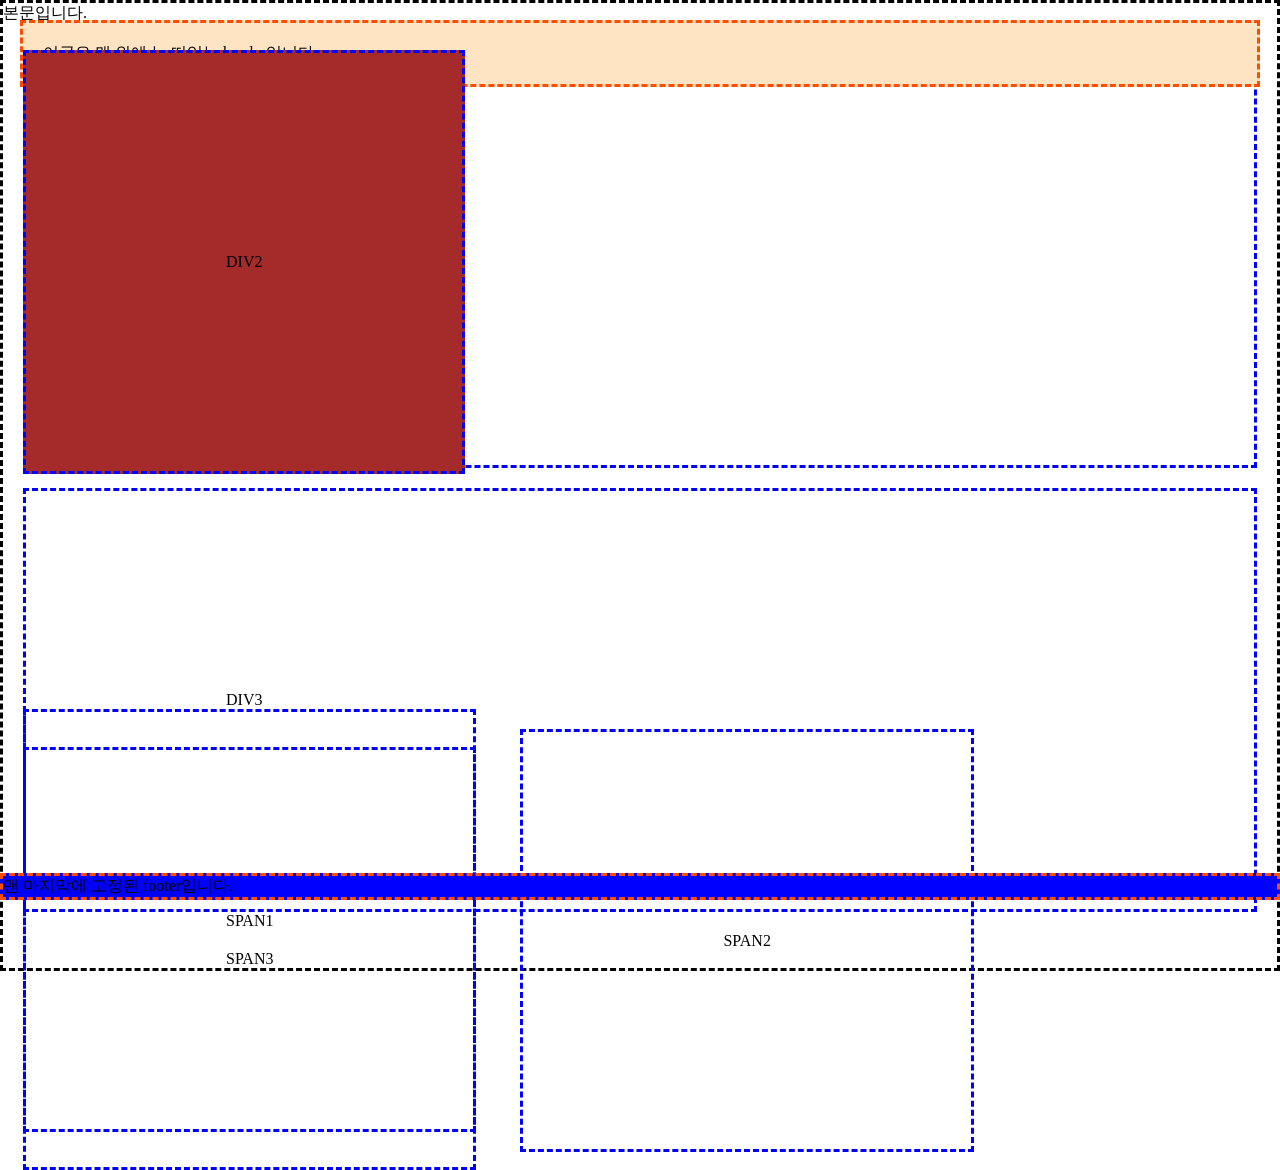
<file: 01-frontend/01_web/02_css/01_position.html>
<!DOCTYPE html>
<html lang="en">
<head>
    <meta charset="UTF-8">
    <meta name="viewport" content="width=device-width, initial-scale=1.0">
    <title>Positioning</title>

    <!--CSS 옵션을 주는 방법 
    1. 파일을 link : 모든 페이지에 일괄적으로 적용하기 위한 css태그들을 작성
    2. html 파일 안에 <style> </style> 안에 작성: 현재 페이지에서만 쓰게될 예외 코드들은 앞의 파일 뒤에 link 줍니다.
    3. 특정 태그의 style= 이라는 속성으로 직접 제시: 딱 한번 예외에 작성. 파싱할 때 잘못 파싱되므로 권장되는 방법은 아님
-->
    <link href="./01_postition.css" rel="stylesheet">

</head>
<body>
    <!-- 위치를 가리키는 글로벌 속성
     id -> 한 html에 1개의 고유한 자리
            쓸 때는 id라고 html에 쓰고
            js, css에서는 # 으로 표기 
     class -> 여러 위치에 같은 속성을 부여하고 싶을 때 
            쓸 때는 class 라고 html에 쓰고 
            js, css에서는 . 으로 표기
      -->
    <header id="header">
        이곳은 맨 위에 늘 떠있는 header입니다.
    </header>
    <content>
        본문입니다.
        <article>
            <div class="line-need">DIV1</div>
            <div id="div2" class="line-need">DIV2</div>
            <div class="line-need">DIV3</div>
        </article>
        <article>
            <span id="span1" class="line-need">SPAN1</span>
            <span class="line-need">SPAN2</span>
            <span class="line-need">SPAN3</span>
        </article>
    </content>
    <footer id="footer">
        맨 마지막에 고정된 footer입니다.
    </footer>
</body>
</html>
</file>
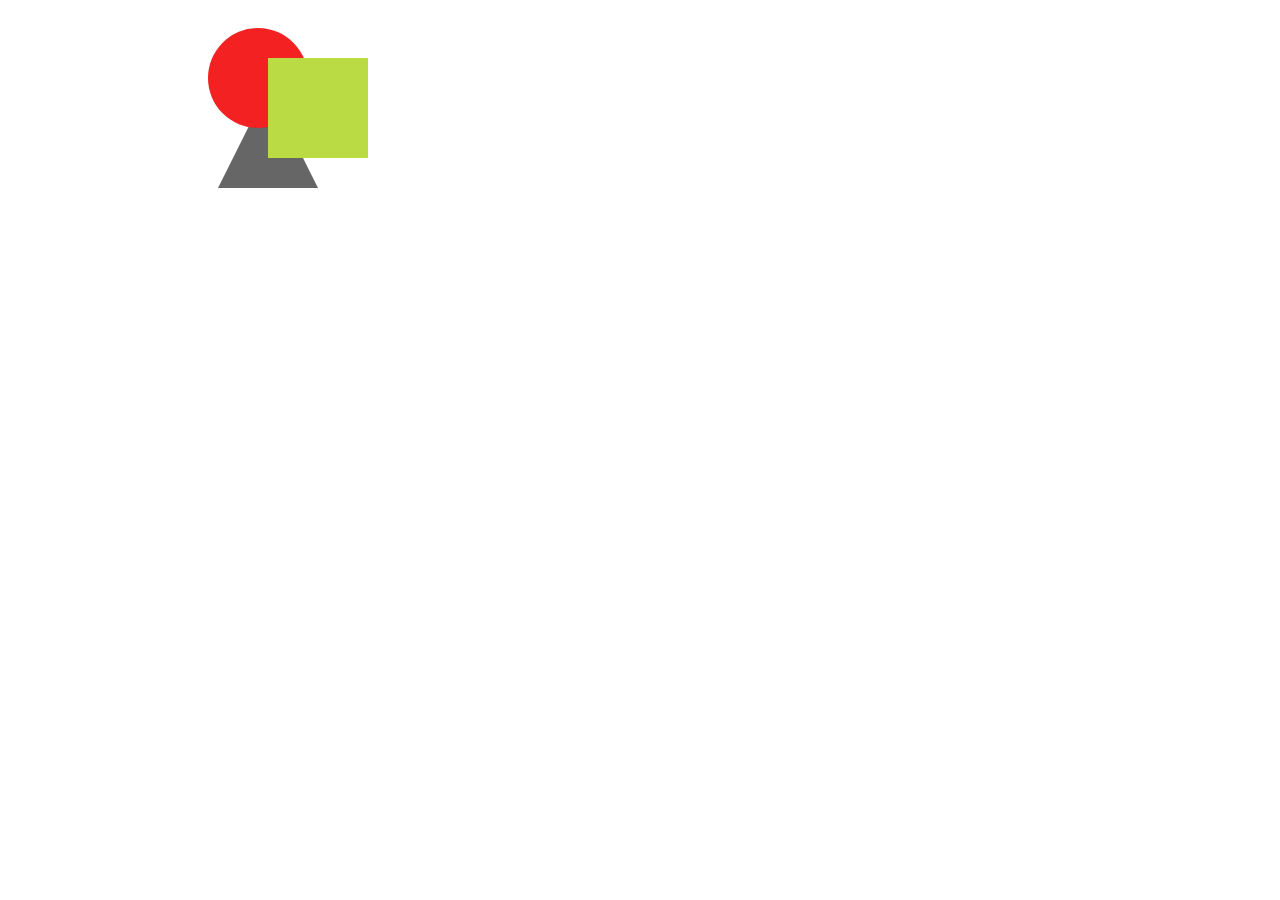
<file: 01-frontend/01_web/02_css/02_z-index.html>
<!doctype html>
<html lang="ko">
	<head>
		<meta charset="utf-8">
		<title>CSS</title>
		<style>
            /* z-index 속성 추가해서 위치 바꾸기 */
			div {
				width: 100px;
				height: 100px;
				position: absolute;

			}
			div.x {
				background-color: #f32121;
				border-radius: 50%;
                top: 20px;
				left: 200px;
				z-index: 99;
			}

			div.y {
				background-color: #badb44;
				top: 50px;
				left: 260px;
				z-index: 100;
			}

			div.z {
                top: 80px;
				left: 210px;
				width: 0px;
                height: 0px;
                border-bottom: 100px solid #666666;
                border-left: 50px solid transparent;
                border-right: 50px solid transparent;
				z-index: 10;
			}
			
		</style>
	</head>
	<body>
		<div class="top">
			<div class="x"></div>
			<div class="y"></div>
			<div class="z"></div>
		</div>
       	</body>
</html>
</file>
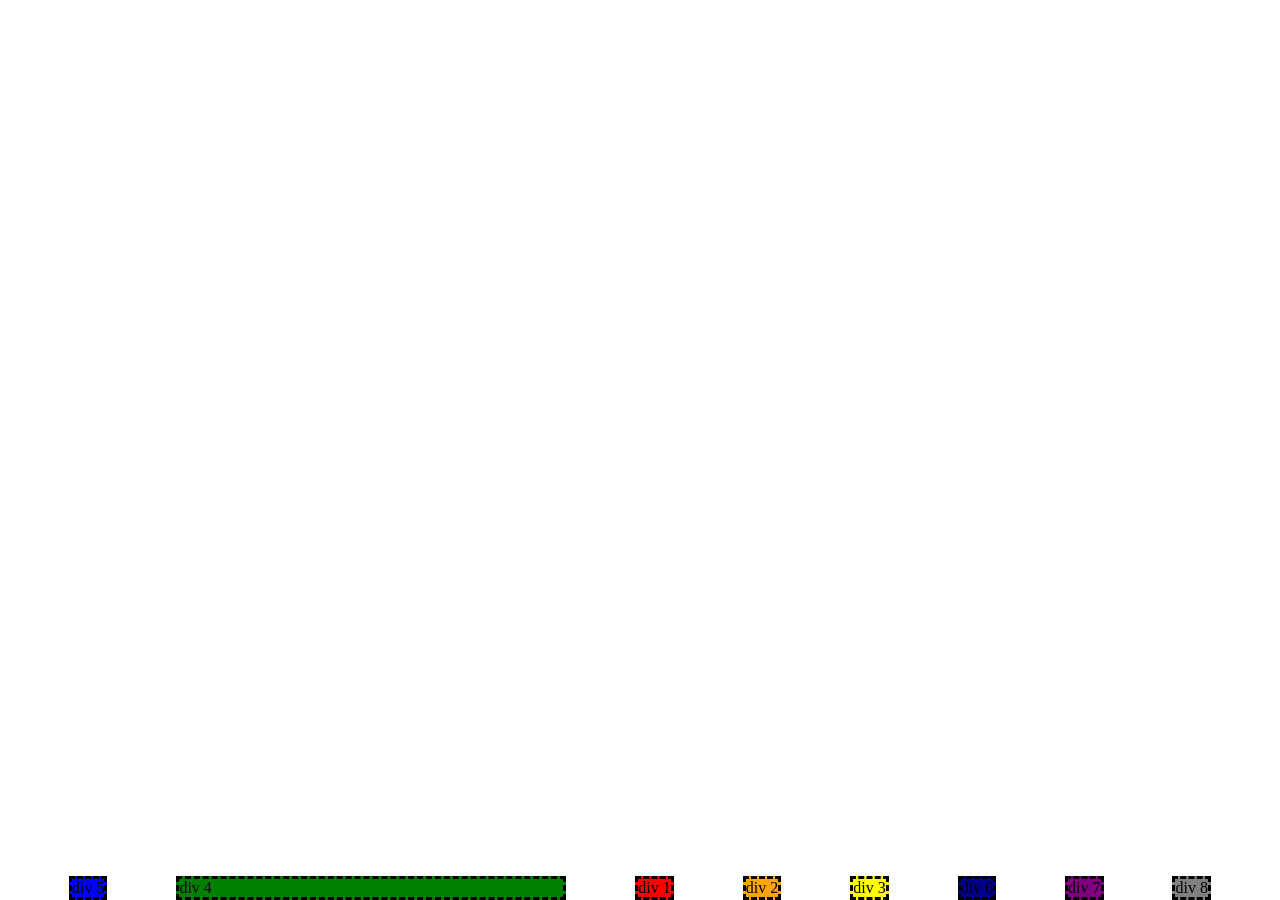
<file: 01-frontend/01_web/02_css/03_flex.html>
<!DOCTYPE html>
<html lang="en">
<head>
    <meta charset="UTF-8">
    <meta http-equiv="X-UA-Compatible" content="IE=edge">
    <meta name="viewport" content="width=device-width, initial-scale=1.0">
    <link rel="stylesheet" type="text/css" href="flex.css">
    <title>Flex</title>
</head>
<body>
    
    <!-- div.container>div.item#item${div $}*8 -->
    <div class="container">
        <div class="item" style="background-color:red" id="item1">div 1</div>
        <div class="item" style="background-color:orange" id="item2">div 2</div>
        <div class="item" style="background-color:yellow" id="item3">div 3</div>
        <div class="item" style="background-color:green" id="item4">div 4</div>
        <div class="item" style="background-color:blue" id="item5">div 5</div> 
        <div class="item" style="background-color:darkblue" id="item6">div 6</div>
        <div class="item" style="background-color:purple" id="item7">div 7</div>
        <div class="item" style="background-color:gray" id="item8">div 8</div>
    
    </div>
</body>
</html>
</file>
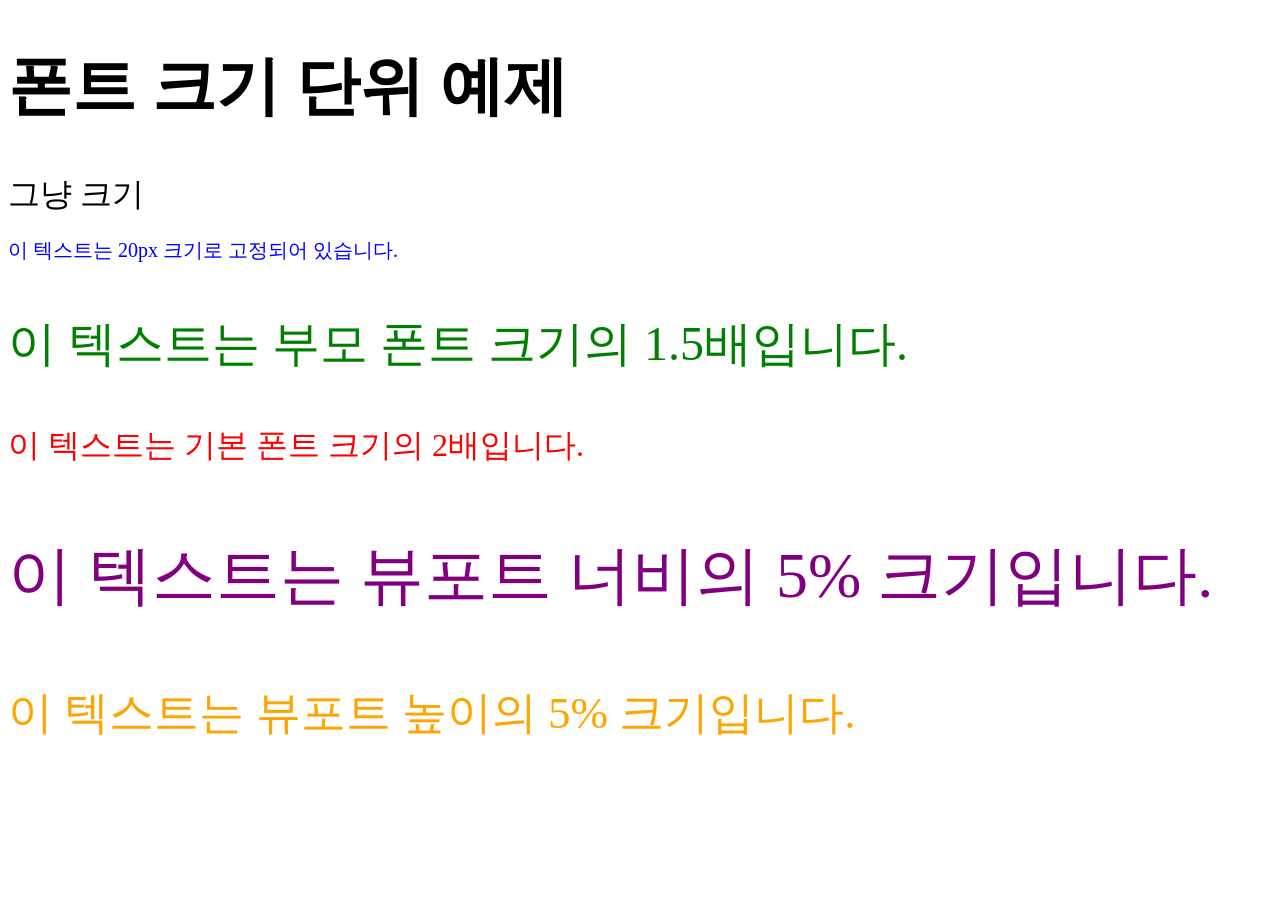
<file: 01-frontend/01_web/02_css/04_size.html>
<!DOCTYPE html>
<html lang="ko">
<head>
    <meta charset="UTF-8">
    <meta name="viewport" content="width=device-width, initial-scale=1.0">
    <title>폰트 크기 단위 예제</title>
    <style>
        body {
            font-size: 32px; /* 기본 폰트 크기 */
        }
        .px-size {
            font-size: 20px; /* 고정된 크기 */
            color: blue;
        }
        .em-size {
            font-size: 1.5em; /* 부모 폰트 크기의 1.5배 */
            color: green;
        }
        .rem-size {
            font-size: 2rem; /* 루트 폰트 크기의 2배 (32px) */
            color: red;
        }
        .vw-size {
            font-size: 5vw; /* 뷰포트 너비의 5% */
            color: purple;
        }
        .vh-size {
            font-size: 5vh; /* 뷰포트 높이의 5% */
            color: orange;
        }
    </style>
</head>
<body>
    <h1>폰트 크기 단위 예제</h1>
    그냥 크기
    <p class="px-size">이 텍스트는 20px 크기로 고정되어 있습니다.</p>
    <p class="em-size">이 텍스트는 부모 폰트 크기의 1.5배입니다.</p>
    <p class="rem-size">이 텍스트는 기본 폰트 크기의 2배입니다.</p>
    <p class="vw-size">이 텍스트는 뷰포트 너비의 5% 크기입니다.</p>
    <p class="vh-size">이 텍스트는 뷰포트 높이의 5% 크기입니다.</p>
</body>
</html>
</file>
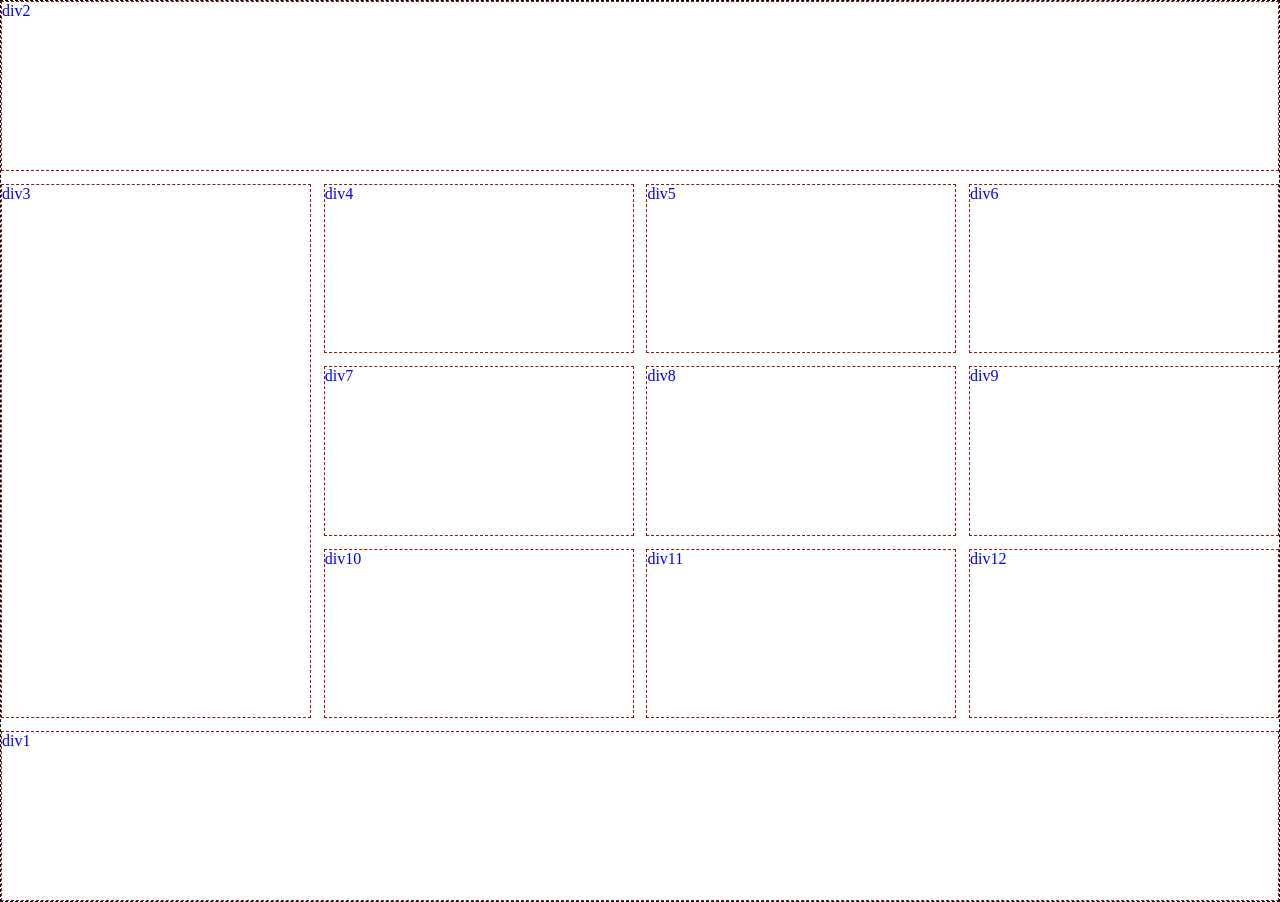
<file: 01-frontend/01_web/02_css/05_grid.html>
<!DOCTYPE html>
<html lang="en">
<head>
    <meta charset="UTF-8">
    <meta name="viewport" content="width=device-width, initial-scale=1.0">
    <title>Grid</title>
    <link rel="stylesheet" href="grid.css">
</head>
<body>
    <div class="container">
        <div class="item" id="item1">div1</div>
        <div class="item" id="item2">div2</div>
        <div class="item" id="item3">div3</div>
        <div class="item" id="item4">div4</div>
        <div class="item">div5</div>
        <div class="item">div6</div>
        <div class="item">div7</div>
        <div class="item">div8</div>
        <div class="item">div9</div>
        <div class="item">div10</div>
        <div class="item">div11</div>
        <div class="item">div12</div>

    </div>
</body>
</html>
</file>
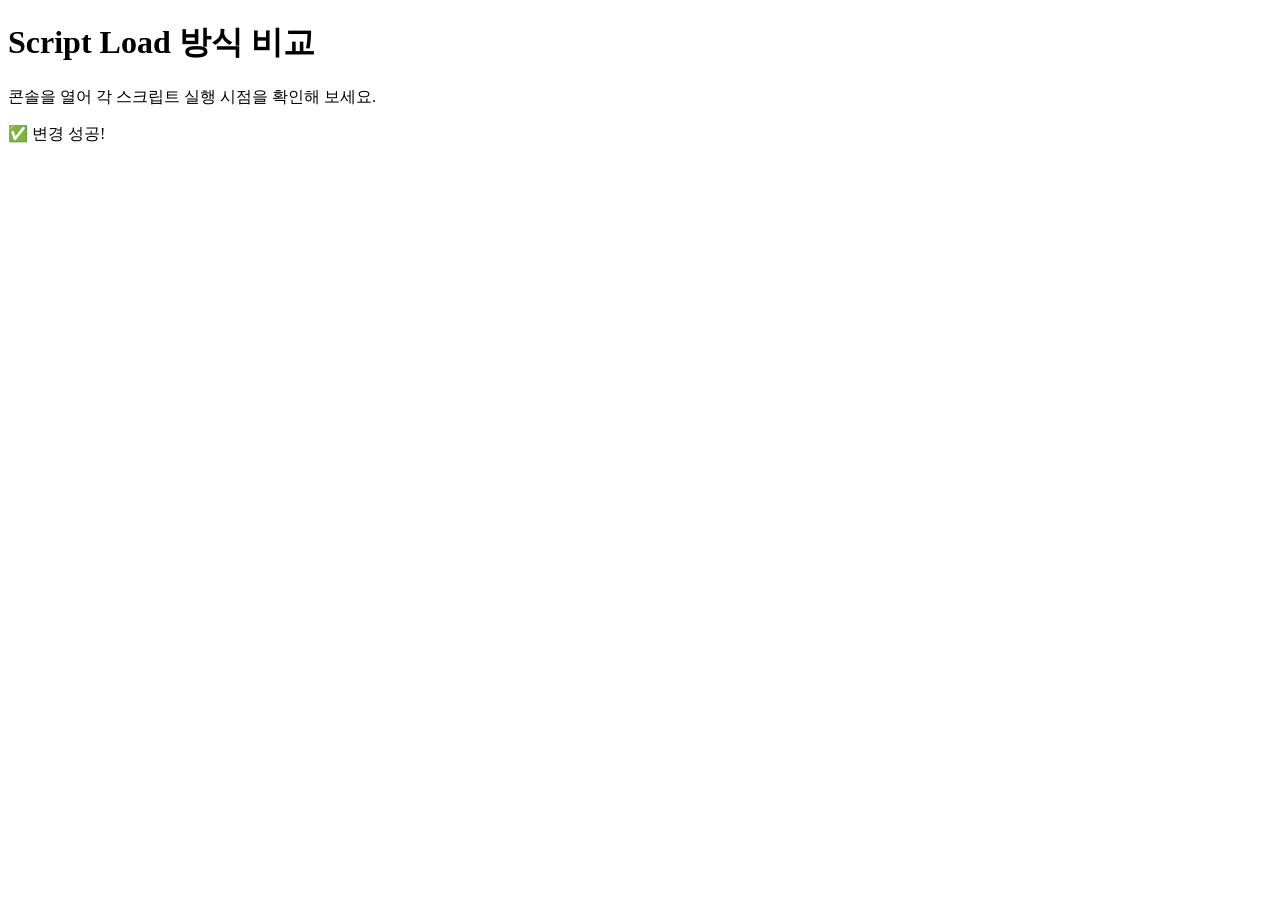
<file: 01-frontend/01_web/03_js/exam0.html>
<!DOCTYPE html>
<html lang="ko">
<head>
  <meta charset="UTF-8" />
  <title>Script Loading Test - Single HTML</title>

  <!-- 1. head에서 동기 실행 (렌더링 차단) -->
  <script>
    alert("🟡 [1] head 동기 스크립트 실행됨 (렌더링 차단)");
    console.log("🟡 [1] head 동기 스크립트 실행됨 (렌더링 차단)");
  </script>

  <!-- 2. async 스크립트 시뮬레이션 -->
  <script async>
    setTimeout(() => {
        alert("🟢 [2] async 스크립트 실행됨 (순서 예측 불가)");
        console.log("🟢 [2] async 스크립트 실행됨 (순서 예측 불가)");
    }, 0);
  </script>

  <!-- 3. defer 스크립트 시뮬레이션 -->
  <script defer>
    alert("🔵 defer 스크립트 실행됨 (DOMContentLoaded 전에 실행됨)");
    console.log("🔵 defer 스크립트 실행됨 (DOMContentLoaded 전에 실행됨)");
</script>
</head>

<body>
  <h1>Script Load 방식 비교</h1>
  <p>콘솔을 열어 각 스크립트 실행 시점을 확인해 보세요.</p>
 
  <!-- 아직 파싱되지 않았기 때문에 위 스크립트 실행 시점에는 존재하지 않을 수 있음 -->
  <div id="target">⛔ 여긴 아직 변경 안 됨</div>
  
  <!-- 4. body 끝에 위치한 스크립트 -->
  <script>
    alert("🔴 [4] body 끝 스크립트 실행됨");
    console.log("🔴 [4] body 끝 스크립트 실행됨");

  </script>

  <!-- DOMContentLoaded 이벤트 확인 -->
  <script>
     // 브라우저가 HTML 문서를 완전히 파싱하고 DOM 트리가 완성되었을 때 발생하는 이벤트
    document.addEventListener("DOMContentLoaded", () => {
        alert("✅ [5] DOMContentLoaded 발생");
        console.log("✅ [5] DOMContentLoaded 발생");
        const el = document.getElementById("target");
        if (el) {
        el.textContent = "✅ 변경 성공!";
        } else {
        console.error("❌ #target 요소를 찾지 못했어요!");
        }
    });

    window.addEventListener("load", () => {
    console.log("✅ load: 모든 리소스까지 완전히 로드됨!");


  });
  </script>
</body>
</html>
</file>
<file: 01-frontend/01_web/01_html/04_html_input/style.css>
/* =========================================================
   폼 데이터 다루기 — style.css
   구조(HTML) 와 표현(CSS) 을 분리했습니다.
   색·간격은 아래 :root 한 곳만 고치면 전체가 바뀝니다.
   ========================================================= */

/* ---------- 1. 색과 간격을 변수로 모아둡니다 ---------- */
:root {
  --brand: #2f6feb;
  --brand-dark: #1f4fb8;

  --bg: #f5f6f8;
  --card: #ffffff;
  --text: #1f2328;
  --muted: #6b7280;
  --line: #e5e7eb;

  --radius: 14px;
  --gap: 16px;

  --shadow: 0 1px 2px rgba(0, 0, 0, .05), 0 8px 24px rgba(0, 0, 0, .06);
}

/* ---------- 2. 기본값 정리 ---------- */
* {
  box-sizing: border-box;
}

body {
  margin: 0;
  padding: 32px 16px 64px;
  background: var(--bg);
  color: var(--text);
  font-family: "Pretendard", system-ui, -apple-system, "Apple SD Gothic Neo",
               "Malgun Gothic", "맑은 고딕", sans-serif;
  font-size: 15px;
  line-height: 1.6;
}

.page {
  max-width: 720px;
  margin: 0 auto;
}

/* ---------- 3. 머리말 ---------- */
.page-head {
  margin-bottom: 24px;
}

.page-head h1 {
  margin: 0 0 8px;
  font-size: 26px;
  letter-spacing: -0.02em;
}

.lead {
  margin: 0;
  color: var(--muted);
}

/* ---------- 4. 카드 ---------- */
.card {
  background: var(--card);
  border-radius: var(--radius);
  box-shadow: var(--shadow);
  padding: 24px;
  margin-bottom: 24px;
}

/* ---------- 5. fieldset: 관련된 입력끼리 묶는 상자 ---------- */
fieldset {
  border: 1px solid var(--line);
  border-radius: 12px;
  padding: 18px;
  margin: 0 0 var(--gap);
}

legend {
  padding: 4px 12px;
  background: var(--brand);
  color: #fff;
  font-size: 13px;
  font-weight: 700;
  border-radius: 999px;
}

/* ---------- 6. 입력 한 칸 ---------- */
.field {
  margin-bottom: var(--gap);
}

.field:last-child {
  margin-bottom: 0;
}

label {
  display: block;
  margin-bottom: 6px;
  font-weight: 600;
  font-size: 14px;
}

input[type="text"],
input[type="tel"],
input[type="date"],
textarea,
select {
  width: 100%;
  padding: 11px 13px;
  border: 1px solid var(--line);
  border-radius: 10px;
  background: #fff;
  color: inherit;
  font: inherit;
  transition: border-color .15s, box-shadow .15s;
}

textarea {
  resize: vertical;
  min-height: 96px;
}

/* 키보드로 이동했을 때 지금 어디인지 보이게 합니다 (접근성) */
input:focus-visible,
textarea:focus-visible,
select:focus-visible,
button:focus-visible {
  outline: none;
  border-color: var(--brand);
  box-shadow: 0 0 0 3px rgba(47, 111, 235, .18);
}

/* 값이 형식에 안 맞으면 테두리로 알려줍니다 */
input:not(:placeholder-shown):invalid {
  border-color: #d93025;
}

::placeholder {
  color: #9ca3af;
}

/* ---------- 7. 라디오 / 체크박스 ---------- */
.choice-list {
  display: flex;
  flex-wrap: wrap;
  gap: 8px;
}

/* label 로 감싸면 글자를 눌러도 선택됩니다 */
.choice {
  display: inline-flex;
  align-items: center;
  gap: 8px;
  margin: 0;
  padding: 9px 14px;
  border: 1px solid var(--line);
  border-radius: 999px;
  font-weight: 500;
  cursor: pointer;
  transition: border-color .15s, background .15s;
}

.choice:hover {
  border-color: var(--brand);
}

/* accent-color 한 줄로 기본 동그라미·네모의 색이 바뀝니다 */
.choice input {
  accent-color: var(--brand);
  width: 17px;
  height: 17px;
  margin: 0;
  cursor: pointer;
}

/* 선택된 항목을 눈에 띄게 (:has 는 최신 브라우저에서 동작합니다) */
.choice:has(input:checked) {
  border-color: var(--brand);
  background: rgba(47, 111, 235, .07);
}

/* ---------- 8. 색상 / 범위 ---------- */
input[type="color"] {
  width: 56px;
  height: 42px;
  padding: 4px;
  border: 1px solid var(--line);
  border-radius: 10px;
  background: #fff;
  cursor: pointer;
}

.range-row {
  display: flex;
  align-items: center;
  gap: 12px;
}

input[type="range"] {
  flex: 1;
  accent-color: var(--brand);
  cursor: pointer;
}

output {
  min-width: 52px;
  padding: 4px 10px;
  border-radius: 8px;
  background: var(--bg);
  font-variant-numeric: tabular-nums;
  font-weight: 700;
  text-align: center;
}

/* ---------- 9. select ---------- */
select[multiple] {
  padding: 6px;
}

select[multiple] option {
  padding: 6px 8px;
  border-radius: 6px;
}

/* ---------- 10. 도움말 문구 ---------- */
.hint {
  margin: 6px 0 0;
  color: var(--muted);
  font-size: 12.5px;
}

.hint code {
  padding: 1px 5px;
  border-radius: 5px;
  background: var(--bg);
  font-size: 12px;
}

/* ---------- 11. 버튼 ---------- */
.actions {
  display: flex;
  gap: 10px;
  margin-top: 20px;
}

.btn {
  padding: 11px 22px;
  border: 1px solid var(--line);
  border-radius: 10px;
  background: #fff;
  color: var(--text);
  font: inherit;
  font-weight: 600;
  cursor: pointer;
  transition: background .15s, border-color .15s;
}

.btn:hover {
  border-color: var(--brand);
}

.btn-primary {
  border-color: var(--brand);
  background: var(--brand);
  color: #fff;
}

.btn-primary:hover {
  background: var(--brand-dark);
  border-color: var(--brand-dark);
}

/* ---------- 12. 결과 표 ---------- */
.result h2 {
  margin: 0 0 16px;
  font-size: 19px;
}

.result h3 {
  margin: 24px 0 8px;
  font-size: 15px;
}

table {
  width: 100%;
  border-collapse: collapse;
  font-size: 14px;
}

thead th {
  padding: 9px 12px;
  background: var(--bg);
  color: var(--muted);
  font-size: 12.5px;
  text-align: left;
}

thead th:first-child {
  border-radius: 8px 0 0 8px;
}

thead th:last-child {
  border-radius: 0 8px 8px 0;
}

tbody th {
  width: 34%;
  padding: 10px 12px;
  border-bottom: 1px solid var(--line);
  color: var(--muted);
  font-weight: 600;
  text-align: left;
  vertical-align: top;
}

tbody td {
  padding: 10px 12px;
  border-bottom: 1px solid var(--line);
  word-break: break-word;
  white-space: pre-wrap;
}

/* method 뱃지 — GET / POST 를 색으로 구분합니다 */
.badge {
  display: inline-block;
  margin-left: 6px;
  padding: 3px 10px;
  border-radius: 999px;
  font-size: 12px;
  font-weight: 700;
  letter-spacing: .04em;
  vertical-align: middle;
}

.badge-get {
  background: #e8f0fe;
  color: #1a56c4;
}

.badge-post {
  background: #e6f4ea;
  color: #137333;
}

/* '주소' / '본문' 이름표가 붙은 줄 */
.send-row {
  display: flex;
  align-items: flex-start;
  gap: 10px;
  margin-bottom: 8px;
}

.send-key {
  flex-shrink: 0;
  width: 76px;
  padding-top: 13px;
  color: var(--muted);
  font-size: 12.5px;
  font-weight: 700;
}

.send-row .query {
  flex: 1;
  min-width: 0;
}

@media (max-width: 480px) {
  .send-row {
    flex-direction: column;
    gap: 4px;
  }

  .send-key {
    width: auto;
    padding-top: 0;
  }
}

.query {
  margin: 0;
  padding: 14px;
  border-radius: 10px;
  background: #1f2328;
  color: #d6e2ff;
  font-family: ui-monospace, SFMono-Regular, Consolas, monospace;
  font-size: 12.5px;
  line-height: 1.7;
  overflow-x: auto;   /* 길어지면 가로로 스크롤 */
  white-space: pre-wrap;
  word-break: break-all;
}

/* ---------- 13. 화면이 넓으면 두 칸으로 ---------- */
.grid {
  display: grid;
  gap: var(--gap);
}

@media (min-width: 560px) {
  .grid {
    grid-template-columns: 1fr 1fr;
  }
}

/* ---------- 14. 어두운 화면을 쓰는 사람을 위해 ---------- */
@media (prefers-color-scheme: dark) {
  :root {
    --bg: #16181c;
    --card: #212429;
    --text: #e8eaed;
    --muted: #9aa2ad;
    --line: #343941;
    --shadow: 0 1px 2px rgba(0, 0, 0, .3), 0 8px 24px rgba(0, 0, 0, .35);
  }

  input[type="text"],
  input[type="tel"],
  input[type="date"],
  input[type="color"],
  textarea,
  select,
  .btn {
    background: #1a1d21;
  }

  .btn-primary {
    background: var(--brand);
  }

  .query {
    background: #0f1114;
  }

  .badge-get {
    background: #1c2b47;
    color: #9dbcf5;
  }

  .badge-post {
    background: #17301f;
    color: #8fd3a5;
  }
}
</file>
<file: 01-frontend/01_web/01_html/02_html기초.css>
* {
    box-sizing: border-box; /* 테두리와 안쪽 여백을 포함해 카드 크기를 계산하려고 사용합니다. */
}

body {
    margin: 0; /* 브라우저 기본 여백을 제거해 화면 배치를 직접 제어하려고 사용합니다. */
    padding: 40px 20px; /* 카드 주변에 읽기 편한 여백을 주려고 사용합니다. */
    background-color: #f4f7fb; /* 흰 카드가 잘 보이도록 옅은 배경색을 주려고 사용합니다. */
    color: #1f2937; /* 본문 글자를 눈에 편안한 진한 색으로 표시하려고 사용합니다. */
    font-family: "Malgun Gothic", sans-serif; /* 한글이 자연스럽게 보이는 글꼴을 사용하려고 사용합니다. */
}

article {
    width: min(100%, 420px); /* 카드가 모바일 화면을 넘지 않으면서 적당한 폭을 갖게 하려고 사용합니다. */
    margin: 0 auto; /* 카드를 화면 가운데 배치하려고 사용합니다. */
    padding: 24px; /* 카드 안의 콘텐츠가 가장자리에 붙지 않게 하려고 사용합니다. */
    background-color: #ffffff; /* 계좌 카드를 흰 배경으로 표현하려고 사용합니다. */
    border-radius: 16px; /* 카드 모서리를 둥글게 만들어 부드럽게 보이게 하려고 사용합니다. */
    box-shadow: 0 4px 14px rgba(31, 41, 55, 0.1); /* 카드가 배경 위에 살짝 떠 보이도록 옅은 그림자를 주려고 사용합니다. */
}

header {
    margin-bottom: 20px; /* 은행명과 계좌 정보 사이에 간격을 주려고 사용합니다. */
}

h2 {
    margin: 0; /* 제목의 기본 여백을 제거해 카드 간격을 정밀하게 조절하려고 사용합니다. */
    font-size: 22px; /* 은행명을 카드 안에서 분명하게 보이게 하려고 사용합니다. */
    font-weight: 700; /* 은행명을 굵게 표시해 브랜드 정보를 강조하려고 사용합니다. */
}

section {
    margin-bottom: 24px; /* 계좌 정보와 하단 버튼 사이에 여유를 주려고 사용합니다. */
}

section p {
    margin: 0 0 10px; /* 계좌번호와 잔액 사이의 세로 간격을 주려고 사용합니다. */
    color: #64748b; /* 계좌번호를 보조 정보로 보이게 하려고 사용합니다. */
    font-size: 14px; /* 계좌번호를 잔액보다 작게 표시하려고 사용합니다. */
}

section p:last-child {
    margin-bottom: 0; /* 마지막 정보 아래의 불필요한 여백을 제거하려고 사용합니다. */
}

section strong {
    color: #111827; /* 잔액을 또렷하게 강조하려고 사용합니다. */
    font-size: 30px; /* 잔액을 카드에서 가장 크게 보이게 하려고 사용합니다. */
    font-weight: 700; /* 잔액의 중요도를 시각적으로 강조하려고 사용합니다. */
}

footer {
    display: flex; /* 두 버튼을 가로로 나란히 배치하려고 사용합니다. */
    justify-content: space-between; /* 두 버튼을 카드 하단의 양 끝으로 정렬하려고 사용합니다. */
    gap: 12px; /* 버튼 사이에 최소 간격을 확보하려고 사용합니다. */
}

button {
    flex: 1; /* 두 버튼이 같은 너비를 차지하게 하려고 사용합니다. */
    padding: 12px 16px; /* 버튼 안의 글자가 답답하지 않게 여백을 주려고 사용합니다. */
    border: 1px solid #dbe3ee; /* 버튼의 영역을 또렷하게 구분하려고 사용합니다. */
    border-radius: 8px; /* 버튼 모서리를 카드와 어울리게 둥글게 하려고 사용합니다. */
    background-color: #ffffff; /* 기본 버튼을 흰색으로 표시하려고 사용합니다. */
    color: #2563eb; /* 버튼 명령을 눈에 잘 띄는 파란색으로 표시하려고 사용합니다. */
    font: inherit; /* 주변 글꼴 설정을 버튼에도 일관되게 적용하려고 사용합니다. */
    font-weight: 700; /* 버튼의 행동 문구를 분명하게 보이게 하려고 사용합니다. */
    cursor: pointer; /* 클릭할 수 있는 요소임을 커서로 알려주려고 사용합니다. */
}

button:first-child {
    border-color: #2563eb; /* 주요 행동인 이체 버튼을 구분하려고 사용합니다. */
    background-color: #2563eb; /* 이체 버튼을 주요 버튼으로 강조하려고 사용합니다. */
    color: #ffffff; /* 파란 버튼 위의 글자를 선명하게 보이게 하려고 사용합니다. */
}

button:hover {
    filter: brightness(0.95); /* 마우스를 올렸을 때 버튼 상태 변화를 보여주려고 사용합니다. */
}
</file>
<file: 01-frontend/01_web/02_css/01_postition.css>
/* 태그 자체 */
body {
    margin: 0;
    border-color: rgb(0, 0, 0);
    border-style: dashed;
}

/* id */
#header, #footer {
    border-color: rgb(255, 77, 0);
    border-style: dashed;
}

/* class */
.line-need {
    border-color: blue;
    border-style: dashed;
}


/* position : 위치를 결정하는 속성
Vv static (기본) - 요소 자체가 가지고 있는 위치를 통해 레이아웃
v absolute (절대적인) - 자기를 감싼 상위 태그 기준으로 레이아웃
Vv sticky (딱 붙어있는) - 자기 자리까지는 그대로 있다가 스크롤이 내려가면 고정
Vv relative (상대적인) - 원래 내 위치 기준으로 레이아웃
Vv fixed (고정된) - 처음부터 끝까지 붙박이 
*/

div, span {
    margin: 20px;
    padding: 200px;
    border: blue dashed;
}

header {
    position: fixed;
    top: 0px;
    left: 0px;
    right: 0px;
    margin: 20px;
    padding: 20px;
    background-color: bisque;
}


footer {
    position: fixed;
    bottom: 0px;
    right: 0px;
    left: 0px;
    background-color: blue;
}

#span1 {
    /* 원래 자기 위치를 기준으로 */
    position: relative;
    top: -20px;
}

#div2 {
    /* position: sticky; */
    position: absolute; /* 자신의 부모인 article 기준으로 top 30px 만큼 위치에서 시작 */
    background-color: brown;
    top:30px;
}
</file>
<file: 01-frontend/01_web/02_css/flex.css>
body {
    margin: 0;
}

/* flex는 부모 컨테이너에 걸어놓고 자식 컨테이너를 일괄 지휘 */
.container {
    height: 100vh;
    display: flex;
    justify-content:space-evenly;
    flex-wrap: wrap;
    /* 중심 축 정하는 옵션 */
    /* flex-direction: column-reverse; */
    /* 중심축의 90도가 되는 보조축 기준으로는 어떻게 아이템을 정렬할지 선택 */
    align-items:flex-end; 
}

.item {
    border: black dashed;
}

/* 필요한 경우 order 라는 속성으로 자식 요소의 순서를 제어할 수 있습니다. */
#item4 {
    order: -1;
    flex-basis: 30%; /* 특정 아이템이 차지하는 영역의 비중을 선택 가능 */
}

#item5 {
    order: -2;
}
</file>
<file: 01-frontend/01_web/02_css/grid.css>
body {
    margin: 0px;
}
.container {
    height: 100vh;
    border: 1px black dashed;
    display: grid;
    /* 두개의 축으로 화면을 나누게 된다.*/
    /* grid-template-columns: 20vw 30vw 30vw 10vw 10vw
    /* 화면을 vw, vh로 나눌때는 총합이 100이므로 100 기준으로 작성*/
    /* fr : 전체 grid를 구간으로 나누는 상대적 단위 */
    /* grid-template-columns: 2fr 3fr 2fr 6fr; */
    /* grid-template-columns: 30% 70%; */
    /* grid-template-columns: 200px 7fr 3fr; */
    grid-template-columns: repeat(4, 1fr);
    grid-gap: 1vw;
}

.item {
    border: 1px rgb(139, 23, 23) dashed;
}

#item1 {
grid-row: 5;
grid-column:1/5;
}

#item2 {
 /* 헤더 */
  grid-row: 1;
  grid-column: 1/5;
}

#item3 {
 /* 사이드바 */
  grid-row: 2/5;
  grid-column: 1;

}

@media screen and (max-width: 922px) {
body {
    background-color: rgb(57, 254, 39);
}
}

@media screen and (max-width: 600px) {
    body {
        background-color: rgb(185, 96, 96);
    }
    }

@media (orientation: landscape) {
    body {
        color: blue;
    }
}
</file>
